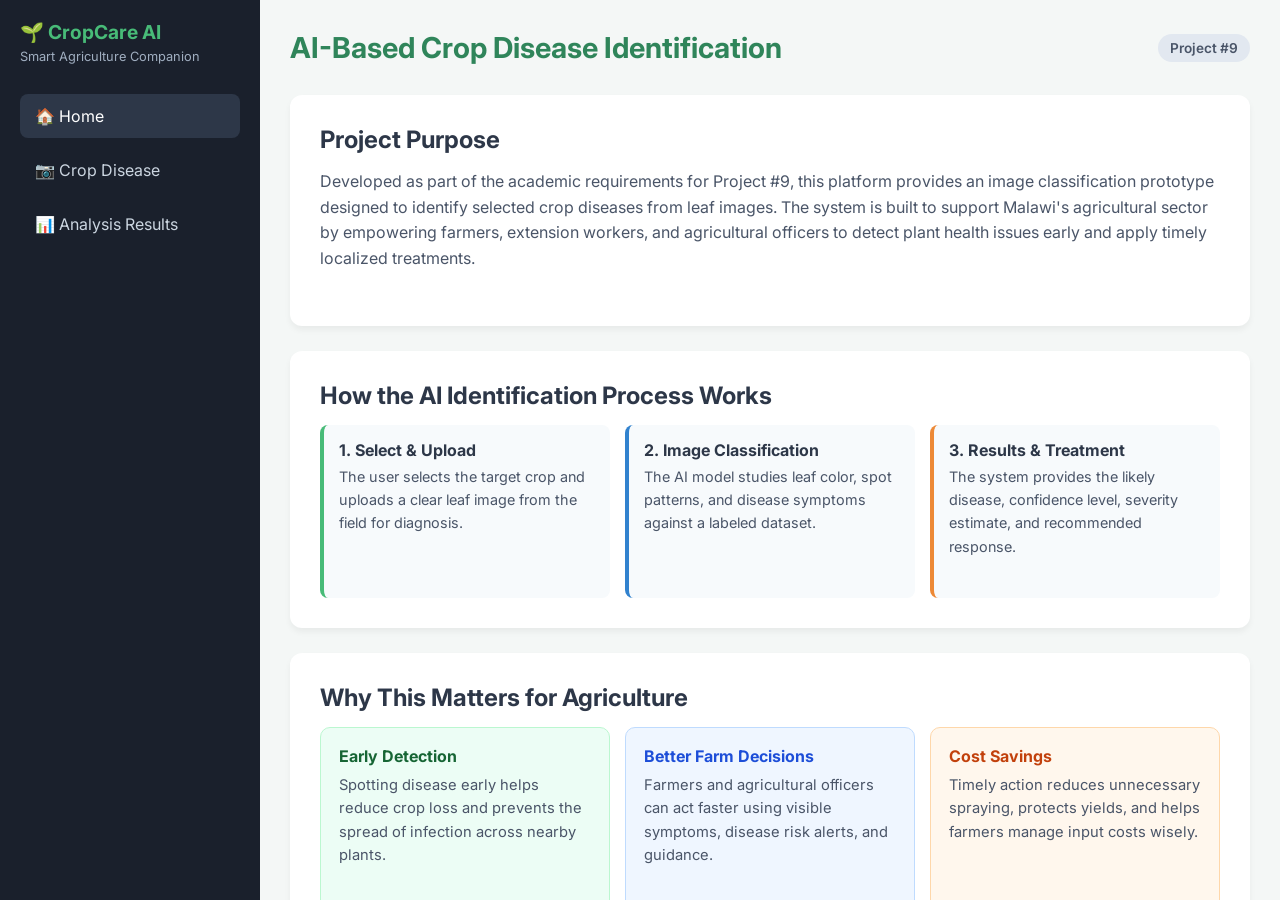
<file: Crop-Disease-Identification/index.html>
<!DOCTYPE html>
<html lang="en">
<head>
    <meta charset="UTF-8">
    <meta name="viewport" content="width=device-width, initial-scale=1.0">
    <title>CropCare AI - Home</title>
    <!-- Google Fonts: Inter -->
    <link rel="preconnect" href="https://fonts.googleapis.com">
    <link rel="preconnect" href="https://fonts.gstatic.com" crossorigin>
    <link href="https://fonts.googleapis.com/css2?family=Inter:wght@400;500;600;700&display=swap" rel="stylesheet">
    <link rel="stylesheet" href="style.css">
</head>
<body>
    <div class="app-container">
        <!-- Sidebar Navigation -->
        <aside class="sidebar">
            <div class="brand">
                <h2>🌱 CropCare AI</h2>
                <p>Smart Agriculture Companion</p>
            </div>
            <ul class="nav-links">
                <li><a href="index.html" class="active">🏠 Home</a></li>
                <li><a href="identify.html">📷 Crop Disease</a></li>
                <li><a href="results.html">📊 Analysis Results</a></li>
            </ul>
        </aside>

        <!-- Main Content Area -->
        <main class="main-content">
            <header class="topbar">
                <h1>AI-Based Crop Disease Identification</h1>
                <span class="badge">Project #9</span>
            </header>

            <!-- Project Purpose Card -->
            <section class="card intro-card" style="margin-bottom: 25px;">
                <h2>Project Purpose</h2>
                <p>Developed as part of the academic requirements for Project #9, this platform provides an image classification prototype designed to identify selected crop diseases from leaf images. The system is built to support Malawi's agricultural sector by empowering farmers, extension workers, and agricultural officers to detect plant health issues early and apply timely localized treatments.</p>
            </section>

            <!-- AI Identification Process Card -->
            <section class="card intro-card" style="margin-bottom: 25px;">
                <h2>How the AI Identification Process Works</h2>
                <div style="display: grid; grid-template-columns: repeat(auto-fit, minmax(200px, 1fr)); gap: 15px; margin-top: 15px;">
                    <div style="background: #f7fafc; padding: 15px; border-radius: 8px; border-left: 4px solid #48bb78;">
                        <h4 style="color: #2d3748; margin-bottom: 5px;">1. Select & Upload</h4>
                        <p style="font-size: 0.9rem; color: #4a5568;">The user selects the target crop and uploads a clear leaf image from the field for diagnosis.</p>
                    </div>
                    <div style="background: #f7fafc; padding: 15px; border-radius: 8px; border-left: 4px solid #3182ce;">
                        <h4 style="color: #2d3748; margin-bottom: 5px;">2. Image Classification</h4>
                        <p style="font-size: 0.9rem; color: #4a5568;">The AI model studies leaf color, spot patterns, and disease symptoms against a labeled dataset.</p>
                    </div>
                    <div style="background: #f7fafc; padding: 15px; border-radius: 8px; border-left: 4px solid #ed8936;">
                        <h4 style="color: #2d3748; margin-bottom: 5px;">3. Results & Treatment</h4>
                        <p style="font-size: 0.9rem; color: #4a5568;">The system provides the likely disease, confidence level, severity estimate, and recommended response.</p>
                    </div>
                </div>
            </section>

            <!-- Why this matters -->
            <section class="card intro-card" style="margin-bottom: 25px;">
                <h2>Why This Matters for Agriculture</h2>
                <div style="display: grid; grid-template-columns: repeat(auto-fit, minmax(220px, 1fr)); gap: 15px; margin-top: 15px;">
                    <div style="background: #ecfdf5; padding: 18px; border-radius: 10px; border: 1px solid #bbf7d0;">
                        <h4 style="color: #166534; margin-bottom: 8px;">Early Detection</h4>
                        <p style="font-size: 0.92rem; color: #4a5568;">Spotting disease early helps reduce crop loss and prevents the spread of infection across nearby plants.</p>
                    </div>
                    <div style="background: #eff6ff; padding: 18px; border-radius: 10px; border: 1px solid #bfdbfe;">
                        <h4 style="color: #1d4ed8; margin-bottom: 8px;">Better Farm Decisions</h4>
                        <p style="font-size: 0.92rem; color: #4a5568;">Farmers and agricultural officers can act faster using visible symptoms, disease risk alerts, and guidance.</p>
                    </div>
                    <div style="background: #fff7ed; padding: 18px; border-radius: 10px; border: 1px solid #fed7aa;">
                        <h4 style="color: #c2410c; margin-bottom: 8px;">Cost Savings</h4>
                        <p style="font-size: 0.92rem; color: #4a5568;">Timely action reduces unnecessary spraying, protects yields, and helps farmers manage input costs wisely.</p>
                    </div>
                    <div style="background: #fdf2f8; padding: 18px; border-radius: 10px; border: 1px solid #fbcfe8;">
                        <h4 style="color: #9d174d; margin-bottom: 8px;">Food Security</h4>
                        <p style="font-size: 0.92rem; color: #4a5568;">Healthy crops support stable production, income generation, and food availability in rural communities.</p>
                    </div>
                </div>
            </section>

            <!-- Practical features -->
            <section class="card intro-card" style="margin-bottom: 25px;">
                <h2>What the System Supports</h2>
                <div style="display: grid; grid-template-columns: 1.2fr 0.8fr; gap: 20px; align-items: start; margin-top: 15px;">
                    <ul style="list-style: none; padding: 0; margin: 0; display: grid; gap: 12px;">
                        <li style="padding: 12px 14px; background: #f8fafc; border-radius: 8px; border-left: 4px solid #22c55e; color: #2d3748;">✔️ Crop disease recognition from uploaded leaf images</li>
                        <li style="padding: 12px 14px; background: #f8fafc; border-radius: 8px; border-left: 4px solid #3b82f6; color: #2d3748;">✔️ Support for major crops such as maize, tobacco, tomato, tea, and cassava</li>
                        <li style="padding: 12px 14px; background: #f8fafc; border-radius: 8px; border-left: 4px solid #f59e0b; color: #2d3748;">✔️ Simple interface for farmers, extension workers, and agricultural officers</li>
                        <li style="padding: 12px 14px; background: #f8fafc; border-radius: 8px; border-left: 4px solid #ef4444; color: #2d3748;">✔️ Fast decision support for field diagnosis and treatment planning</li>
                    </ul>

                    <div style="background: linear-gradient(135deg, #e6fffa 0%, #f0fdf4 100%); padding: 20px; border-radius: 12px; border: 1px solid #a7f3d0;">
                        <h4 style="color: #065f46; margin-bottom: 10px;">Targeted Crops</h4>
                        <p style="font-size: 0.92rem; color: #374151; line-height: 1.8; margin: 0;">
                            Maize<br>
                            Tobacco<br>
                            Tomato<br>
                            Tea<br>
                            Cassava
                        </p>
                    </div>
                </div>
            </section>

            <!-- Navigation & GitHub Link -->
            <section class="card intro-card">
                <h2>Project Repository & Access</h2>
                <p style="margin-bottom: 15px;">Access the complete source code, documentation, and datasets hosted on GitHub as required by the submission guidelines.</p>
                <div class="project-links">
                    <a href="https://github.com/Tessy-123/Crop-Disease-Identification" target="_blank" class="btn-primary">📦 GitHub Repository</a>
                    <a href="identify.html" class="btn-secondary">Start Disease Identification &rarr;</a>
                </div>
            </section>
        </main>
    </div>
</body>
</html>
</file>
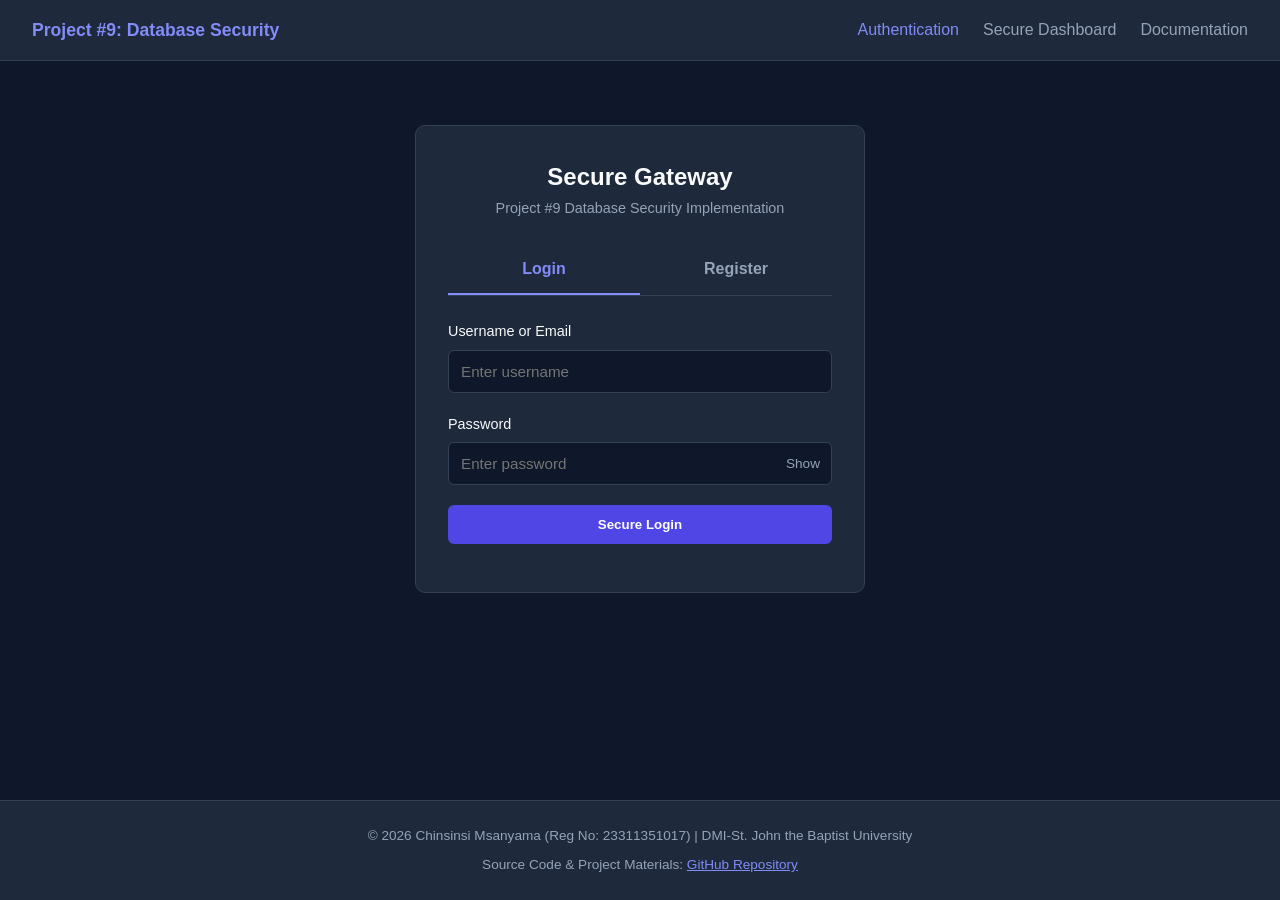
<file: database-security-implementation/index.html>
<!DOCTYPE html>
<html lang="en">
<head>
    <meta charset="UTF-8">
    <meta name="viewport" content="width=device-width, initial-scale=1.0">
    <title>Authentication | Database Security Project</title>
    <link rel="stylesheet" href="css/style.css">
    <style>
        .auth-container {
            max-width: 450px;
            margin: 2rem auto;
            background: var(--surface);
            border: 1px solid var(--border);
            padding: 2rem;
            border-radius: 10px;
        }
        .tabs {
            display: flex;
            margin-bottom: 1.5rem;
            border-bottom: 1px solid var(--border);
        }
        .tab {
            flex: 1;
            text-align: center;
            padding: 0.75rem;
            cursor: pointer;
            font-weight: 600;
            color: var(--text-light);
            border-bottom: 2px solid transparent;
        }
        .tab.active {
            color: #818cf8;
            border-bottom-color: #818cf8;
        }
        .form-group {
            margin-bottom: 1.25rem;
            position: relative;
        }
        .form-group label {
            display: block;
            margin-bottom: 0.4rem;
            font-size: 0.9rem;
            font-weight: 500;
        }
        .form-group input, .form-group select {
            width: 100%;
            padding: 0.75rem;
            background: #0f172a;
            border: 1px solid var(--border);
            border-radius: 6px;
            color: var(--text);
            font-size: 0.95rem;
        }
        .password-container {
            position: relative;
        }
        .toggle-password {
            position: absolute;
            right: 12px;
            top: 50%;
            transform: translateY(-50%);
            cursor: pointer;
            color: var(--text-light);
            font-size: 0.85rem;
            user-select: none;
        }
        .form-section { display: none; }
        .form-section.active { display: block; }
    </style>
</head>
<body>
    <header>
        <nav class="navbar">
            <div class="logo">Project #9: Database Security</div>
            <ul class="nav-links">
                <li><a href="index.html" class="active">Authentication</a></li>
                <li><a href="dashboard.html">Secure Dashboard</a></li>
                <li><a href="docs.html">Documentation</a></li>
            </ul>
        </nav>
    </header>

    <main class="container">
        <div class="auth-container">
            <div style="text-align: center; margin-bottom: 1.5rem;">
                <h2>Secure Gateway</h2>
                <p style="color: var(--text-light); font-size: 0.9rem;">Project #9 Database Security Implementation</p>
            </div>

            <div class="tabs">
                <div class="tab active" onclick="switchTab('login')">Login</div>
                <div class="tab" onclick="switchTab('register')">Register</div>
            </div>

            <!-- Login Form -->
            <form id="loginForm" class="form-section active">
                <div class="form-group">
                    <label for="loginUser">Username or Email</label>
                    <input type="text" id="loginUser" placeholder="Enter username" required>
                </div>
                <div class="form-group">
                    <label for="loginPass">Password</label>
                    <div class="password-container">
                        <input type="password" id="loginPass" placeholder="Enter password" required>
                        <span class="toggle-password" onclick="togglePass('loginPass', this)">Show</span>
                    </div>
                </div>
                <button type="submit" class="btn primary" style="width: 100%;">Secure Login</button>
                <div id="loginStatus" style="margin-top: 1rem; font-size: 0.9rem; text-align: center;"></div>
            </form>

            <!-- Register Form -->
            <form id="registerForm" class="form-section">
                <div class="form-group">
                    <label for="regUser">Username</label>
                    <input type="text" id="regUser" placeholder="Choose a username" required>
                </div>
                <div class="form-group">
                    <label for="regRole">Access Privilege</label>
                    <select id="regRole">
                        <option value="user">Standard User</option>
                        <option value="admin">Administrator</option>
                    </select>
                </div>
                <div class="form-group">
                    <label for="regPass">Password</label>
                    <div class="password-container">
                        <input type="password" id="regPass" placeholder="Create password" required>
                        <span class="toggle-password" onclick="togglePass('regPass', this)">Show</span>
                    </div>
                </div>
                <div class="form-group">
                    <label for="regConfirmPass">Confirm Password</label>
                    <div class="password-container">
                        <input type="password" id="regConfirmPass" placeholder="Confirm password" required>
                        <span class="toggle-password" onclick="togglePass('regConfirmPass', this)">Show</span>
                    </div>
                </div>
                <button type="submit" class="btn primary" style="width: 100%;">Register Account</button>
                <div id="regStatus" style="margin-top: 1rem; font-size: 0.9rem; text-align: center;"></div>
            </form>
        </div>
    </main>

    <footer>
        <p>&copy; 2026 Chinsinsi Msanyama (Reg No: 23311351017) | DMI-St. John the Baptist University</p>
        <p style="margin-top: 0.5rem; font-size: 0.85rem;">
            Source Code & Project Materials: 
            <a href="https://github.com/Tessy-123/database-security-implementation" target="_blank" style="color: #818cf8;">GitHub Repository</a>
        </p>
    </footer>

    <script>
        function switchTab(tab) {
            document.querySelectorAll('.tab').forEach(t => t.classList.remove('active'));
            document.querySelectorAll('.form-section').forEach(f => f.classList.remove('active'));
            if(tab === 'login') {
                document.querySelectorAll('.tab')[0].classList.add('active');
                document.getElementById('loginForm').classList.add('active');
            } else {
                document.querySelectorAll('.tab')[1].classList.add('active');
                document.getElementById('registerForm').classList.add('active');
            }
        }

        function togglePass(fieldId, el) {
            const input = document.getElementById(fieldId);
            if (input.type === 'password') {
                input.type = 'text';
                el.textContent = 'Hide';
            } else {
                input.type = 'password';
                el.textContent = 'Show';
            }
        }

        // Handle Registration & Login Logic
        document.getElementById('registerForm').addEventListener('submit', (e) => {
            e.preventDefault();
            const user = document.getElementById('regUser').value.trim();
            const role = document.getElementById('regRole').value;
            const pass = document.getElementById('regPass').value;
            const confirmPass = document.getElementById('regConfirmPass').value;
            const status = document.getElementById('regStatus');

            if (pass !== confirmPass) {
                status.innerHTML = `<span style="color: var(--danger);">Passwords do not match!</span>`;
                return;
            }

            localStorage.setItem('registeredUser', JSON.stringify({ user, pass, role }));
            status.innerHTML = `<span style="color: var(--success);">Registration successful! You can now log in.</span>`;
            setTimeout(() => switchTab('login'), 1500);
        });

        document.getElementById('loginForm').addEventListener('submit', (e) => {
            e.preventDefault();
            const user = document.getElementById('loginUser').value.trim();
            const pass = document.getElementById('loginPass').value;
            const status = document.getElementById('loginStatus');

            const saved = JSON.parse(localStorage.getItem('registeredUser'));
            if (saved && saved.user === user && saved.pass === pass) {
                sessionStorage.setItem('secureSession', JSON.stringify({ user: saved.user, role: saved.role }));
                status.innerHTML = `<span style="color: var(--success);">Login successful! Redirecting to Dashboard...</span>`;
                setTimeout(() => window.location.href = 'dashboard.html', 1200);
            } else if (user === 'admin' && pass === 'admin123') {
                sessionStorage.setItem('secureSession', JSON.stringify({ user: 'admin', role: 'admin' }));
                status.innerHTML = `<span style="color: var(--success);">Admin Login successful! Redirecting...</span>`;
                setTimeout(() => window.location.href = 'dashboard.html', 1200);
            } else {
                status.innerHTML = `<span style="color: var(--danger);">Invalid credentials or unregistered user.</span>`;
            }
        });
    </script>
</body>
</html>
</file>
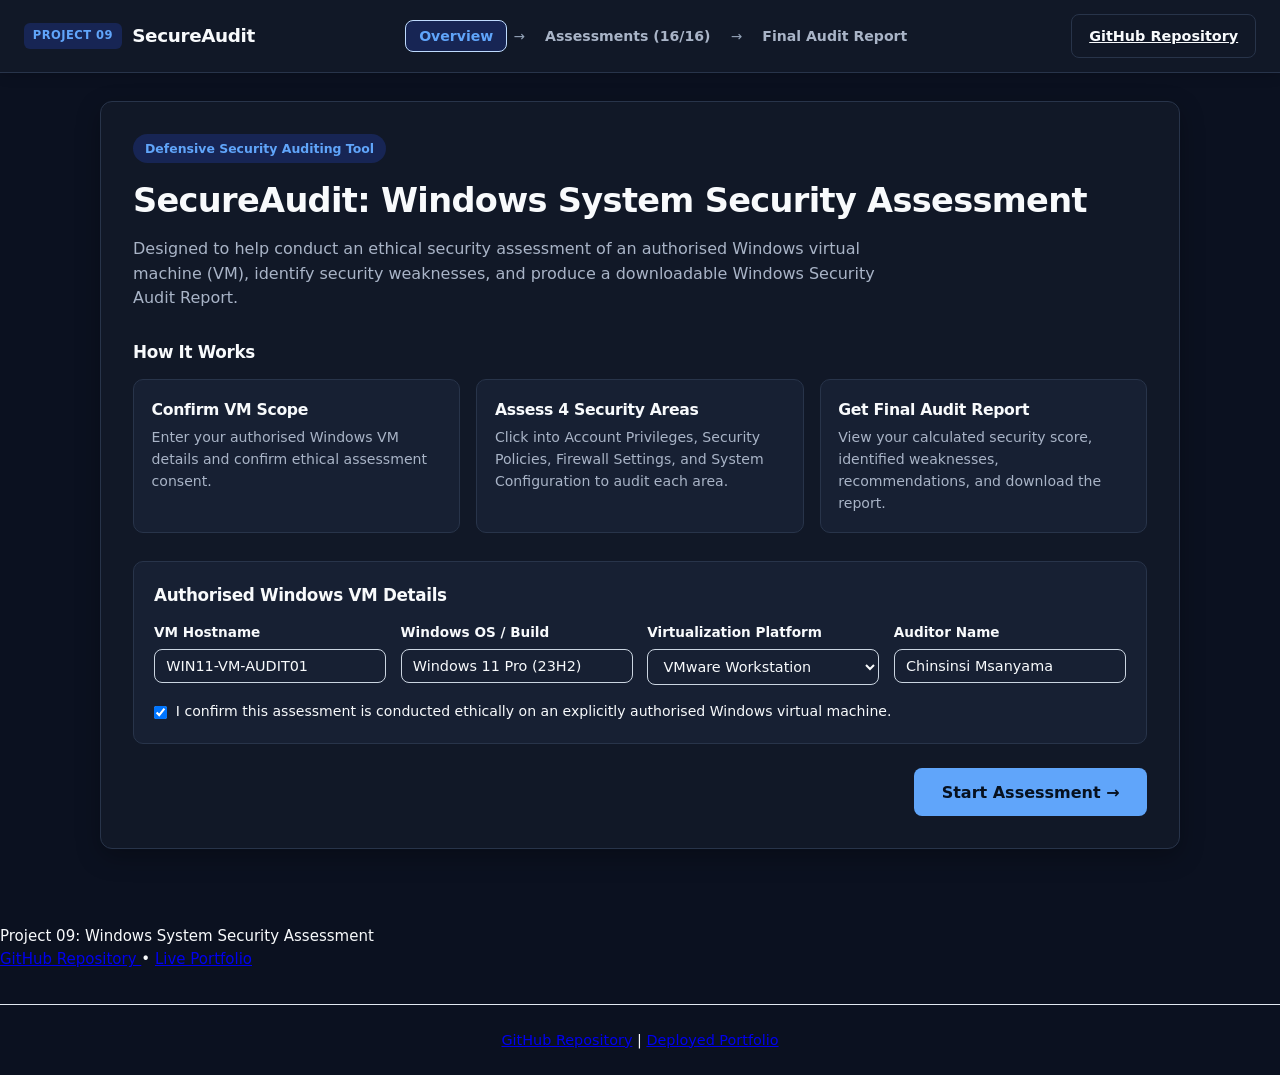
<file: SecureAudit-Windows-VM/index.html>
<!DOCTYPE html>
<html lang="en">
<head>
  <meta charset="UTF-8" />
  <meta name="viewport" content="width=device-width, initial-scale=1.0" />
  <title>SecureAudit — Windows System Security Assessment</title>
  <link rel="stylesheet" href="style.css" />
</head>
<body>

  <!-- Top Navigation Header -->
  <header class="topbar">
    <div class="brand" onclick="navigateTo('landing')">
      <span class="brand-badge">PROJECT 09</span>
      <h1>SecureAudit</h1>
    </div>

    <nav class="stepper" aria-label="Assessment Progress">
      <button id="nav-landing" class="step-btn active" onclick="navigateTo('landing')">
        Overview
      </button>
      <span class="step-arrow">&rarr;</span>
      <button id="nav-hub" class="step-btn" onclick="navigateTo('hub')">
        Assessments (<span id="global-progress">0/16</span>)
      </button>
      <span class="step-arrow">&rarr;</span>
      <button id="nav-report" class="step-btn" onclick="navigateTo('report')">
        Final Audit Report
      </button>
    </nav>

    <a
      href="https://github.com/Tessy-123/SecureAudit-Windows-VM"
      target="_blank"
      rel="noopener noreferrer"
      class="btn-secondary"
    >
      GitHub Repository
    </a>
  </header>

  <main class="container">

    <!-- =========================================================
         PAGE 1: LANDING / OVERVIEW & START ASSESSMENT
    ========================================================== -->
    <section id="page-landing" class="page active">
      <div class="hero-card">
        <span class="pill">Defensive Security Auditing Tool</span>
        <h2>SecureAudit: Windows System Security Assessment</h2>
        <p class="hero-desc">
          Designed to help conduct an ethical security assessment of an authorised Windows virtual
          machine (VM), identify security weaknesses, and produce a downloadable Windows Security
          Audit Report.
        </p>

        <!-- Brief Explanation of How It Works -->
        <div class="how-it-works">
          <h3>How It Works</h3>
          <div class="steps-grid">
            <div class="info-card">
              <h4>Confirm VM Scope</h4>
              <p>Enter your authorised Windows VM details and confirm ethical assessment consent.</p>
            </div>
            <div class="info-card">
              <h4>Assess 4 Security Areas</h4>
              <p>Click into Account Privileges, Security Policies, Firewall Settings, and System Configuration to audit each area.</p>
            </div>
            <div class="info-card">
              <h4>Get Final Audit Report</h4>
              <p>View your calculated security score, identified weaknesses, recommendations, and download the report.</p>
            </div>
          </div>
        </div>

        <!-- Target VM Details & Authorisation -->
        <div class="vm-setup-box">
          <h3>Authorised Windows VM Details</h3>
          <div class="form-grid">
            <label>
              <span>VM Hostname</span>
              <input type="text" id="vm-hostname" value="WIN11-VM-AUDIT01" />
            </label>
            <label>
              <span>Windows OS / Build</span>
              <input type="text" id="vm-os" value="Windows 11 Pro (23H2)" />
            </label>
            <label>
              <span>Virtualization Platform</span>
              <select id="vm-hypervisor">
                <option value="VMware Workstation">VMware Workstation</option>
                <option value="Oracle VirtualBox">Oracle VirtualBox</option>
                <option value="Microsoft Hyper-V">Microsoft Hyper-V</option>
              </select>
            </label>
            <label>
              <span>Auditor Name</span>
              <input type="text" id="vm-assessor" value="Chinsinsi Msanyama" />
            </label>
          </div>

          <label class="consent-check">
            <input type="checkbox" id="auth-consent" checked />
            <span>I confirm this assessment is conducted ethically on an explicitly authorised Windows virtual machine.</span>
          </label>
          <p id="consent-error" class="error-msg hidden">
            Please confirm authorisation before starting the assessment.
          </p>
        </div>

        <div class="hero-actions">
          <button class="btn-primary btn-lg" onclick="startAssessment()">
            Start Assessment &rarr;
          </button>
        </div>
      </div>
    </section>

    <!-- =========================================================
         PAGE 2A: THE FOUR REAL ASSESSMENTS HUB
    ========================================================== -->
    <section id="page-hub" class="page">
      <div class="section-header">
        <div>
          <span class="pill">Four Security Assessments</span>
          <h2>Windows VM Security Assessments</h2>
          <p>Click any assessment card below to open its dedicated assessment workspace.</p>
        </div>
        <div class="hub-actions">
          <button class="btn-secondary" onclick="loadSampleBaseline('unhardened')">Load Sample Weak VM</button>
          <button class="btn-primary" onclick="navigateTo('report')">Final Audit Report &rarr;</button>
        </div>
      </div>

      <div id="domains-grid" class="domains-grid">
        <!-- Rendered dynamically by app.js -->
      </div>
    </section>

    <!-- =========================================================
         PAGE 2B: DEDICATED ASSESSMENT WORKSPACE (WHERE EACH IS DONE)
    ========================================================== -->
    <section id="page-workspace" class="page">
      <div class="workspace-nav">
        <button class="btn-secondary" onclick="navigateTo('hub')">&larr; All Four Assessments</button>
        <div id="workspace-pills" class="domain-switcher"></div>
      </div>

      <div id="workspace-content" class="workspace-card">
        <!-- Rendered dynamically by app.js -->
      </div>
    </section>

    <!-- =========================================================
         PAGE 3: FINAL WINDOWS SECURITY AUDIT REPORT
    ========================================================== -->
    <section id="page-report" class="page">
      <div id="report-content">
        <!-- Rendered dynamically by app.js -->
      </div>
    </section>

  </main>

  <footer class="site-footer">
    <span>Project 09: Windows System Security Assessment</span>
    <div>
      <a href="https://github.com/Tessy-123/SecureAudit-Windows-VM" target="_blank" rel="noopener noreferrer">
        GitHub Repository
      </a>
      &bull;
      <a href="https://Tessy-123.github.io/SecureAudit-Windows-VM/" target="_blank" rel="noopener noreferrer">
        Live Portfolio
      </a>
    </div>
  </footer>
  <footer style="text-align: center; padding: 1.5rem; margin-top: 2rem; border-top: 1px solid #e2e8f0; font-size: 0.9rem;">
    <a href="https://github.com/Tessy-123/SecureAudit-Windows-VM" target="_blank" rel="noopener noreferrer">GitHub Repository</a>
    |
    <a href="https://Tessy-123.github.io/SecureAudit-Windows-VM/" target="_blank" rel="noopener noreferrer">Deployed Portfolio</a>
  </footer>

  <script src="app.js"></script>
</body>
</html>
</file>
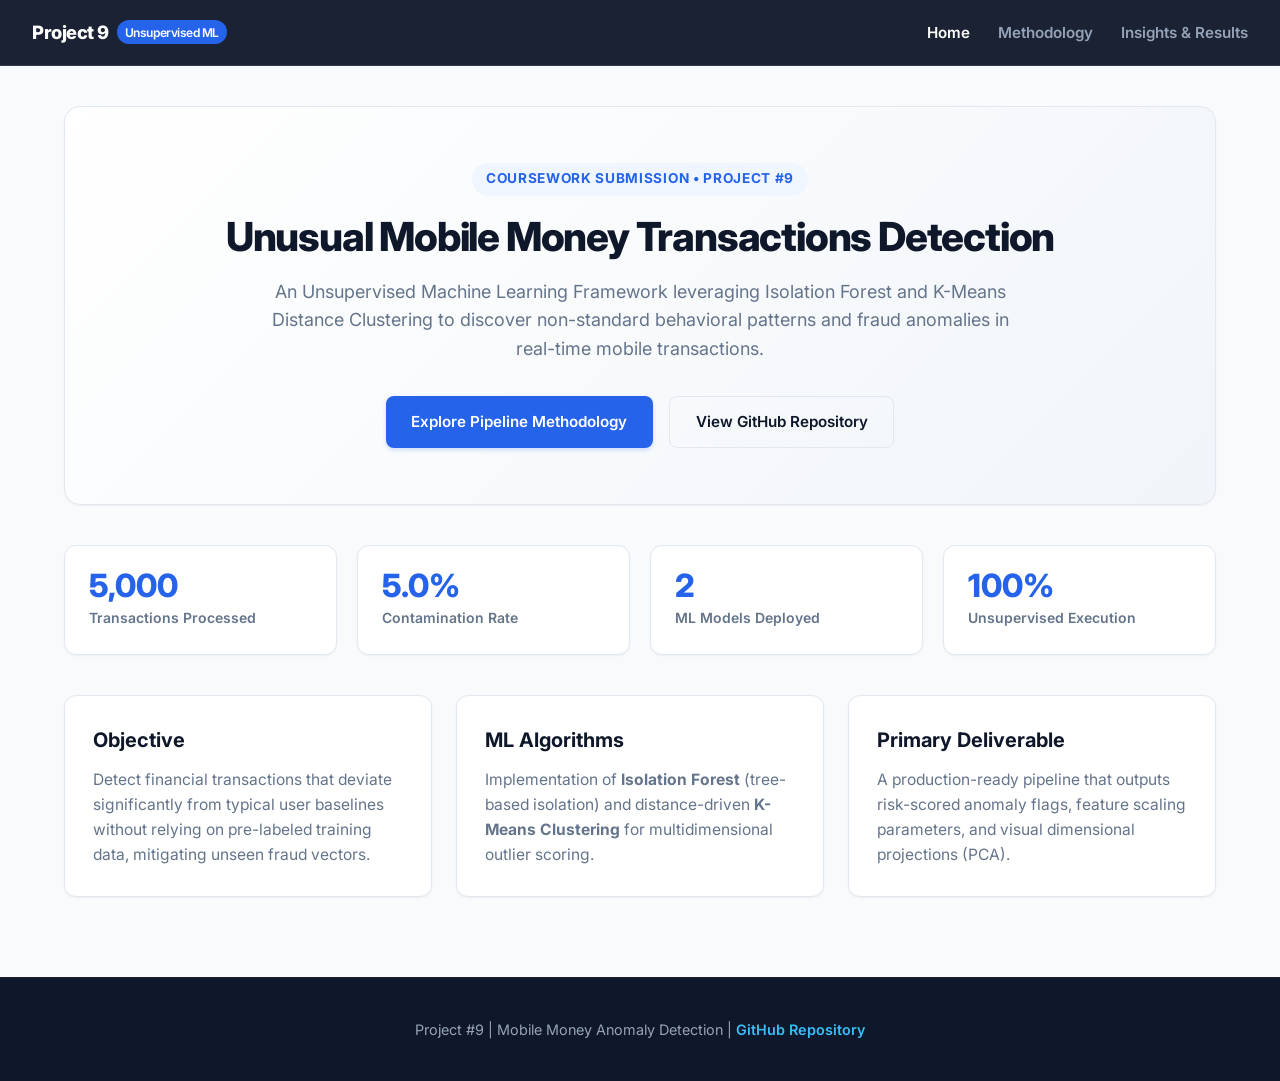
<file: unusual-mobile-money-transactions/index.html>
<!DOCTYPE html>
<html lang="en">
<head>
  <meta charset="UTF-8">
  <meta name="viewport" content="width=device-width, initial-scale=1.0">
  <title>Mobile Money Anomaly Detection | Project Portfolio</title>
  <link rel="stylesheet" href="styles.css">
</head>
<body>
  <nav>
    <div class="logo">
      <span>Project 9</span>
      <span class="badge">Unsupervised ML</span>
    </div>
    <ul>
      <li><a href="index.html" class="active">Home</a></li>
      <li><a href="methodology.html">Methodology</a></li>
      <li><a href="insights.html">Insights & Results</a></li>
    </ul>
  </nav>

  <div class="container">
    <section class="hero">
      <span class="meta-tag">Coursework Submission • Project #9</span>
      <h1>Unusual Mobile Money Transactions Detection</h1>
      <p>An Unsupervised Machine Learning Framework leveraging Isolation Forest and K-Means Distance Clustering to discover non-standard behavioral patterns and fraud anomalies in real-time mobile transactions.</p>
      <div class="btn-group">
        <a href="methodology.html" class="btn">Explore Pipeline Methodology</a>
        <a href="https://github.com/Tessy-123/unusual-mobile-money-transactions" target="_blank" class="btn btn-outline">View GitHub Repository</a>
      </div>
    </section>

    <div class="stats-grid">
      <div class="stat-card">
        <div class="number">5,000</div>
        <div class="label">Transactions Processed</div>
      </div>
      <div class="stat-card">
        <div class="number">5.0%</div>
        <div class="label">Contamination Rate</div>
      </div>
      <div class="stat-card">
        <div class="number">2</div>
        <div class="label">ML Models Deployed</div>
      </div>
      <div class="stat-card">
        <div class="number">100%</div>
        <div class="label">Unsupervised Execution</div>
      </div>
    </div>

    <div class="grid">
      <div class="card">
        <h3>Objective</h3>
        <p>Detect financial transactions that deviate significantly from typical user baselines without relying on pre-labeled training data, mitigating unseen fraud vectors.</p>
      </div>
      <div class="card">
        <h3>ML Algorithms</h3>
        <p>Implementation of <strong>Isolation Forest</strong> (tree-based isolation) and distance-driven <strong>K-Means Clustering</strong> for multidimensional outlier scoring.</p>
      </div>
      <div class="card">
        <h3>Primary Deliverable</h3>
        <p>A production-ready pipeline that outputs risk-scored anomaly flags, feature scaling parameters, and visual dimensional projections (PCA).</p>
      </div>
    </div>
  </div>

  <footer>
    <p>Project #9 | Mobile Money Anomaly Detection | <a href="https://github.com/Tessy-123/unusual-mobile-money-transactions" target="_blank">GitHub Repository</a></p>
  </footer>
</body>
</html>
</file>
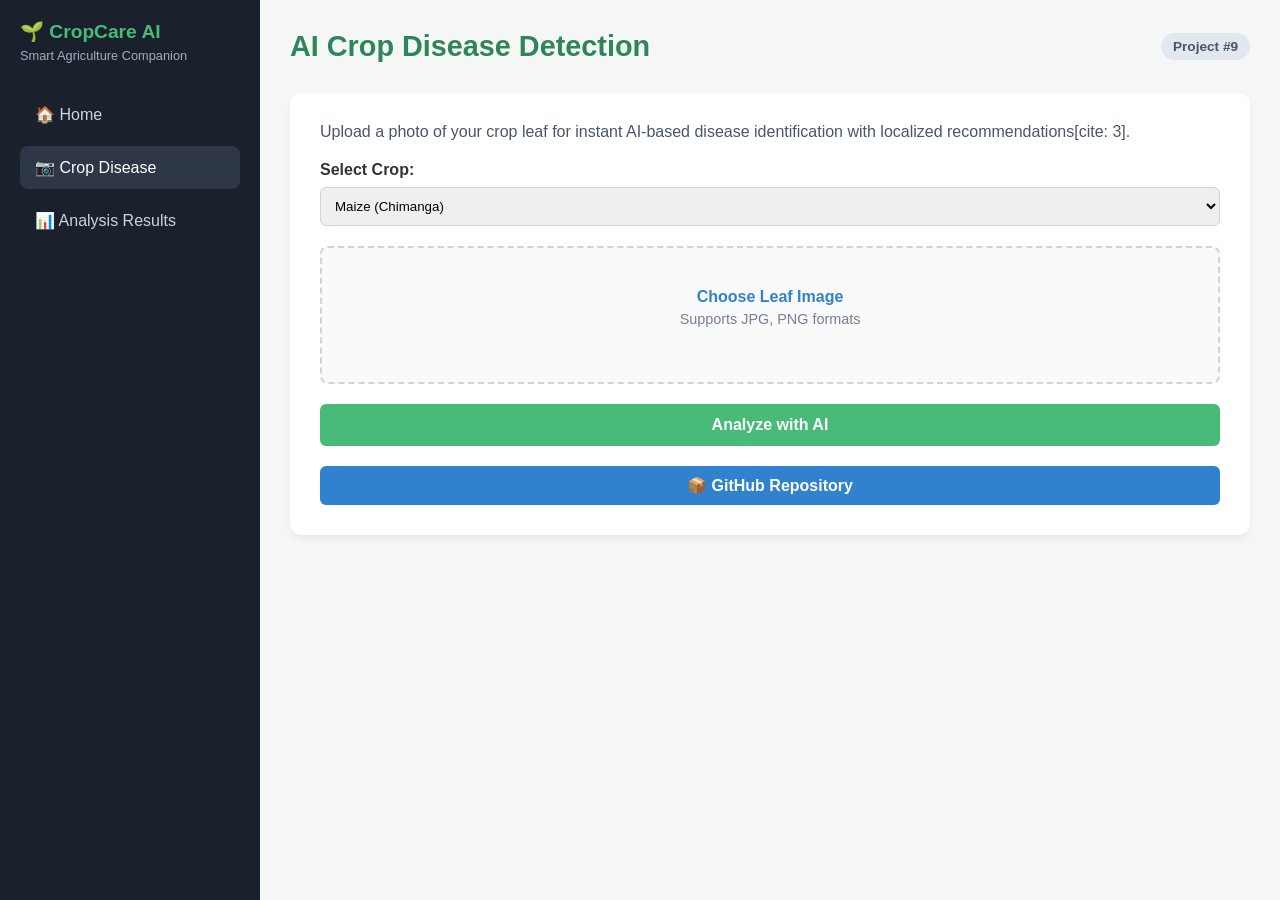
<file: Crop-Disease-Identification/identify.html>
<!DOCTYPE html>
<html lang="en">
<head>
    <meta charset="UTF-8">
    <meta name="viewport" content="width=device-width, initial-scale=1.0">
    <title>CropCare AI - Identify Disease</title>
    <link rel="stylesheet" href="style.css">
</head>
<body>
    <div class="app-container">
        <!-- Sidebar Navigation -->
        <aside class="sidebar">
            <div class="brand">
                <h2>🌱 CropCare AI</h2>
                <p>Smart Agriculture Companion</p>
            </div>
            <ul class="nav-links">
                <li><a href="index.html">🏠 Home</a></li>
                <li><a href="identify.html" class="active">📷 Crop Disease</a></li>
                <li><a href="results.html">📊 Analysis Results</a></li>
            </ul>
        </aside>

        <!-- Main Content Area -->
        <main class="main-content">
            <header class="topbar">
                <h1>AI Crop Disease Detection</h1>
                <span class="badge">Project #9</span>
            </header>

            <section class="card">
                <p style="margin-bottom: 20px; color: #4a5568;">Upload a photo of your crop leaf for instant AI-based disease identification with localized recommendations[cite: 3].</p>
                
                <form id="uploadForm" action="results.html" method="GET">
                    <div class="form-group" style="margin-bottom: 20px;">
                        <label for="cropSelect" style="display: block; margin-bottom: 8px; font-weight: 600;">Select Crop:</label>
                        <select id="cropSelect" name="crop" style="width: 100%; padding: 10px; border-radius: 6px; border: 1px solid #cbd5e0;">
                            <option value="maize">Maize (Chimanga)</option>
                            <option value="tobacco">Tobacco</option>
                            <option value="tomato">Tomato</option>
                            <option value="tea">Tea</option>
                            <option value="cassava">Cassava (MaTchombe)</option>
                        </select>
                    </div>

                    <div class="upload-box" style="border: 2px dashed #cbd5e0; padding: 40px; text-align: center; border-radius: 8px; margin-bottom: 20px; background: #fafafa;">
                        <input type="file" id="leafImage" accept="image/*" style="display: none;" onchange="previewFile()">
                        <label for="leafImage" style="cursor: pointer; color: #3182ce; font-weight: 600;">Choose Leaf Image</label>
                        <p style="color: #718096; margin-top: 5px; font-size: 0.9rem;">Supports JPG, PNG formats</p>
                        <div id="imagePreview" style="margin-top: 15px;"></div>
                    </div>

                    <button type="submit" class="btn-secondary" style="width: 100%; border: none; cursor: pointer; padding: 12px; font-size: 1rem;">Analyze with AI</button>
                </form>

                <div style="margin-top: 20px;">
                    <a href="https://github.com/Tessy-123/Crop-Disease-Identification" target="_blank" class="btn-primary" style="display: inline-block; text-align: center; width: 100%;">📦 GitHub Repository</a>
                </div>
            </section>
        </main>
    </div>

    <script>
        function previewFile() {
            const preview = document.getElementById('imagePreview');
            const file = document.getElementById('leafImage').files[0];
            const reader = new FileReader();

            reader.onloadend = function() {
                preview.innerHTML = `<img src="${reader.result}" alt="Uploaded Leaf" style="max-height: 150px; border-radius: 6px;">`;
            }

            if (file) {
                reader.readAsDataURL(file);
            } else {
                preview.innerHTML = "";
            }
        }
    </script>
</body>
</html>
</file>
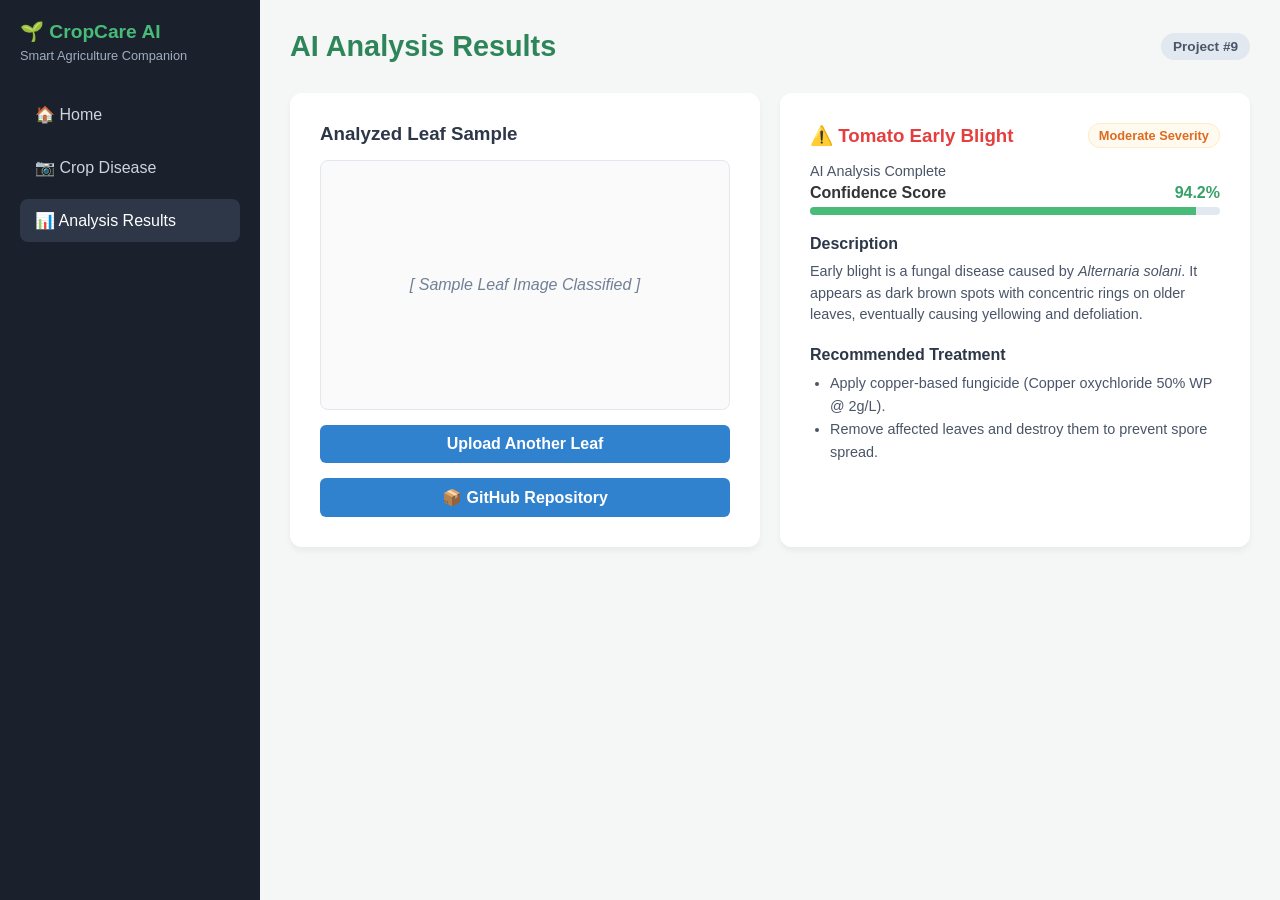
<file: Crop-Disease-Identification/results.html>
<!DOCTYPE html>
<html lang="en">
<head>
    <meta charset="UTF-8">
    <meta name="viewport" content="width=device-width, initial-scale=1.0">
    <title>CropCare AI - Analysis Results</title>
    <link rel="stylesheet" href="style.css">
</head>
<body>
    <div class="app-container">
        <!-- Sidebar Navigation -->
        <aside class="sidebar">
            <div class="brand">
                <h2>🌱 CropCare AI</h2>
                <p>Smart Agriculture Companion</p>
            </div>
            <ul class="nav-links">
                <li><a href="index.html">🏠 Home</a></li>
                <li><a href="identify.html">📷 Crop Disease</a></li>
                <li><a href="results.html" class="active">📊 Analysis Results</a></li>
            </ul>
        </aside>

        <!-- Main Content Area -->
        <main class="main-content">
            <header class="topbar">
                <h1>AI Analysis Results</h1>
                <span class="badge">Project #9</span>
            </header>

            <div class="results-grid" style="display: grid; grid-template-columns: 1fr 1fr; gap: 20px;">
                <!-- Left: Uploaded Image Preview Box -->
                <section class="card">
                    <h3 style="margin-bottom: 15px; color: #2d3748;">Analyzed Leaf Sample</h3>
                    <div style="background: #fafafa; border: 1px solid #e2e8f0; border-radius: 8px; padding: 20px; text-align: center; height: 250px; display: flex; align-items: center; justify-content: center;">
                        <!-- Placeholder reflecting typical sample output -->
                        <p style="color: #718096; font-style: italic;">[ Sample Leaf Image Classified ]</p>
                    </div>
                    <div style="margin-top: 15px;">
                        <a href="identify.html" class="btn-primary" style="display: inline-block; text-align: center; width: 100%;">Upload Another Leaf</a>
                    </div>
                    <div style="margin-top: 15px;">
                        <a href="https://github.com/Tessy-123/Crop-Disease-Identification" target="_blank" class="btn-primary" style="display: inline-block; text-align: center; width: 100%;">📦 GitHub Repository</a>
                    </div>
                </section>

                <!-- Right: Prediction Details -->
                <section class="card">
                    <div style="display: flex; justify-content: space-between; align-items: center; margin-bottom: 15px;">
                        <h3 style="color: #e53e3e;">⚠️ Tomato Early Blight</h3>
                        <span style="background: #fffaf0; color: #dd6b20; border: 1px solid #feebc8; padding: 4px 10px; border-radius: 12px; font-size: 0.8rem; font-weight: 600;">Moderate Severity</span>
                    </div>

                    <div style="margin-bottom: 20px;">
                        <p style="font-size: 0.9rem; color: #4a5568; margin-bottom: 5px;">AI Analysis Complete</p>
                        <div style="display: flex; justify-content: space-between; font-weight: 600; margin-bottom: 5px;">
                            <span>Confidence Score</span>
                            <span style="color: #38a169;">94.2%</span>
                        </div>
                        <div style="background: #e2e8f0; height: 8px; border-radius: 4px; overflow: hidden;">
                            <div style="background: #48bb78; width: 94.2%; height: 100%;"></div>
                        </div>
                    </div>

                    <div style="margin-bottom: 20px;">
                        <h4 style="font-size: 1rem; color: #2d3748; margin-bottom: 8px;">Description</h4>
                        <p style="font-size: 0.9rem; color: #4a5568; line-height: 1.5;">Early blight is a fungal disease caused by <em>Alternaria solani</em>. It appears as dark brown spots with concentric rings on older leaves, eventually causing yellowing and defoliation.</p>
                    </div>

                    <div>
                        <h4 style="font-size: 1rem; color: #2d3748; margin-bottom: 8px;">Recommended Treatment</h4>
                        <ul style="font-size: 0.9rem; color: #4a5568; padding-left: 20px; line-height: 1.6;">
                            <li>Apply copper-based fungicide (Copper oxychloride 50% WP @ 2g/L).</li>
                            <li>Remove affected leaves and destroy them to prevent spore spread.</li>
                        </ul>
                    </div>
                </section>
            </div>
        </main>
    </div>
</body>
</html>
</file>
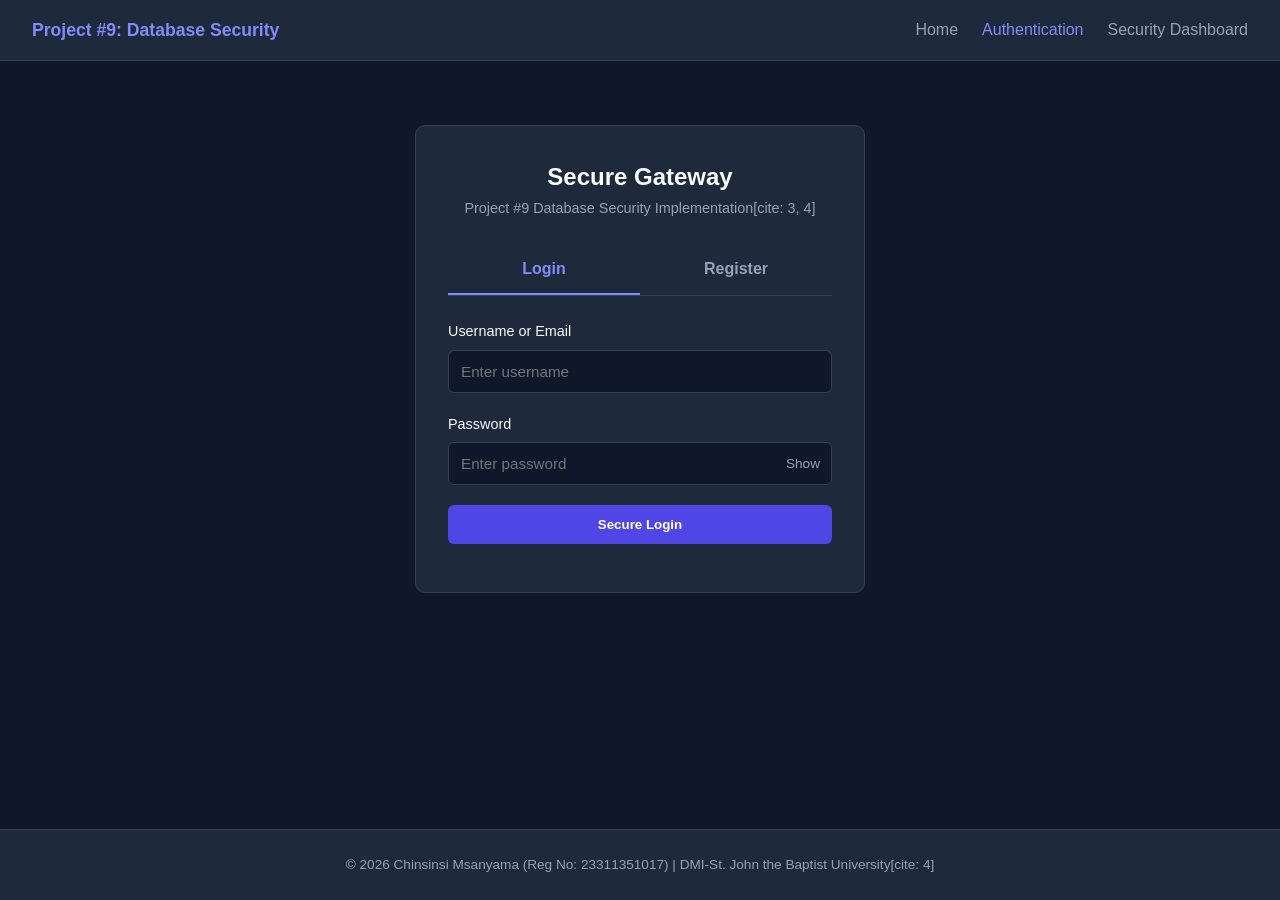
<file: database-security-implementation/auth.html>
<!DOCTYPE html>
<html lang="en">
<head>
    <meta charset="UTF-8">
    <meta name="viewport" content="width=device-width, initial-scale=1.0">
    <title>Authentication | Database Security Project</title>
    <link rel="stylesheet" href="css/style.css">
    <style>
        .auth-container {
            max-width: 450px;
            margin: 2rem auto;
            background: var(--surface);
            border: 1px solid var(--border);
            padding: 2rem;
            border-radius: 10px;
        }
        .tabs {
            display: flex;
            margin-bottom: 1.5rem;
            border-bottom: 1px solid var(--border);
        }
        .tab {
            flex: 1;
            text-align: center;
            padding: 0.75rem;
            cursor: pointer;
            font-weight: 600;
            color: var(--text-light);
            border-bottom: 2px solid transparent;
        }
        .tab.active {
            color: #818cf8;
            border-bottom-color: #818cf8;
        }
        .form-group {
            margin-bottom: 1.25rem;
            position: relative;
        }
        .form-group label {
            display: block;
            margin-bottom: 0.4rem;
            font-size: 0.9rem;
            font-weight: 500;
        }
        .form-group input, .form-group select {
            width: 100%;
            padding: 0.75rem;
            background: #0f172a;
            border: 1px solid var(--border);
            border-radius: 6px;
            color: var(--text);
            font-size: 0.95rem;
        }
        .password-container {
            position: relative;
        }
        .toggle-password {
            position: absolute;
            right: 12px;
            top: 50%;
            transform: translateY(-50%);
            cursor: pointer;
            color: var(--text-light);
            font-size: 0.85rem;
            user-select: none;
        }
        .form-section { display: none; }
        .form-section.active { display: block; }
    </style>
</head>
<body>
    <header>
        <nav class="navbar">
            <div class="logo">Project #9: Database Security</div>
            <ul class="nav-links">
                <li><a href="index.html">Home</a></li>
                <li><a href="auth.html" class="active">Authentication</a></li>
                <li><a href="dashboard.html">Security Dashboard</a></li>
            </ul>
        </nav>
    </header>

    <main class="container">
        <div class="auth-container">
            <div style="text-align: center; margin-bottom: 1.5rem;">
                <h2>Secure Gateway</h2>
                <p style="color: var(--text-light); font-size: 0.9rem;">Project #9 Database Security Implementation[cite: 3, 4]</p>
            </div>

            <div class="tabs">
                <div class="tab active" onclick="switchTab('login')">Login</div>
                <div class="tab" onclick="switchTab('register')">Register</div>
            </div>

            <!-- Login Form -->
            <form id="loginForm" class="form-section active">
                <div class="form-group">
                    <label for="loginUser">Username or Email</label>
                    <input type="text" id="loginUser" placeholder="Enter username" required>
                </div>
                <div class="form-group">
                    <label for="loginPass">Password</label>
                    <div class="password-container">
                        <input type="password" id="loginPass" placeholder="Enter password" required>
                        <span class="toggle-password" onclick="togglePass('loginPass', this)">Show</span>
                    </div>
                </div>
                <button type="submit" class="btn primary" style="width: 100%;">Secure Login</button>
                <div id="loginStatus" style="margin-top: 1rem; font-size: 0.9rem; text-align: center;"></div>
            </form>

            <!-- Register Form -->
            <form id="registerForm" class="form-section">
                <div class="form-group">
                    <label for="regUser">Username</label>
                    <input type="text" id="regUser" placeholder="Choose a username" required>
                </div>
                <div class="form-group">
                    <label for="regRole">Access Privilege</label>
                    <select id="regRole">
                        <option value="user">Standard User</option>
                        <option value="admin">Administrator</option>
                    </select>
                </div>
                <div class="form-group">
                    <label for="regPass">Password</label>
                    <div class="password-container">
                        <input type="password" id="regPass" placeholder="Create password" required>
                        <span class="toggle-password" onclick="togglePass('regPass', this)">Show</span>
                    </div>
                </div>
                <div class="form-group">
                    <label for="regConfirmPass">Confirm Password</label>
                    <div class="password-container">
                        <input type="password" id="regConfirmPass" placeholder="Confirm password" required>
                        <span class="toggle-password" onclick="togglePass('regConfirmPass', this)">Show</span>
                    </div>
                </div>
                <button type="submit" class="btn primary" style="width: 100%;">Register Account</button>
                <div id="regStatus" style="margin-top: 1rem; font-size: 0.9rem; text-align: center;"></div>
            </form>
        </div>
    </main>

    <footer>
        <p>&copy; 2026 Chinsinsi Msanyama (Reg No: 23311351017) | DMI-St. John the Baptist University[cite: 4]</p>
    </footer>

    <script>
        function switchTab(tab) {
            document.querySelectorAll('.tab').forEach(t => t.classList.remove('active'));
            document.querySelectorAll('.form-section').forEach(f => f.classList.remove('active'));
            if(tab === 'login') {
                document.querySelectorAll('.tab')[0].classList.add('active');
                document.getElementById('loginForm').classList.add('active');
            } else {
                document.querySelectorAll('.tab')[1].classList.add('active');
                document.getElementById('registerForm').classList.add('active');
            }
        }

        function togglePass(fieldId, el) {
            const input = document.getElementById(fieldId);
            if (input.type === 'password') {
                input.type = 'text';
                el.textContent = 'Hide';
            } else {
                input.type = 'password';
                el.textContent = 'Show';
            }
        }

        document.getElementById('registerForm').addEventListener('submit', (e) => {
            e.preventDefault();
            const user = document.getElementById('regUser').value.trim();
            const role = document.getElementById('regRole').value;
            const pass = document.getElementById('regPass').value;
            const confirmPass = document.getElementById('regConfirmPass').value;
            const status = document.getElementById('regStatus');

            if (pass !== confirmPass) {
                status.innerHTML = `<span style="color: var(--danger);">Passwords do not match!</span>`;
                return;
            }

            localStorage.setItem('registeredUser', JSON.stringify({ user, pass, role }));
            status.innerHTML = `<span style="color: var(--success);">Registration successful! Redirecting to login...</span>`;
            setTimeout(() => switchTab('login'), 1200);
        });

        document.getElementById('loginForm').addEventListener('submit', (e) => {
            e.preventDefault();
            const user = document.getElementById('loginUser').value.trim();
            const pass = document.getElementById('loginPass').value;
            const status = document.getElementById('loginStatus');

            const saved = JSON.parse(localStorage.getItem('registeredUser'));
            if (saved && saved.user === user && saved.pass === pass) {
                sessionStorage.setItem('secureSession', JSON.stringify({ user: saved.user, role: saved.role }));
                status.innerHTML = `<span style="color: var(--success);">Login successful! Redirecting to Dashboard...</span>`;
                setTimeout(() => window.location.href = 'dashboard.html', 1200);
            } else if (user === 'admin' && pass === 'admin123') {
                sessionStorage.setItem('secureSession', JSON.stringify({ user: 'admin', role: 'admin' }));
                status.innerHTML = `<span style="color: var(--success);">Admin Login successful! Redirecting...</span>`;
                setTimeout(() => window.location.href = 'dashboard.html', 1200);
            } else {
                status.innerHTML = `<span style="color: var(--danger);">Invalid credentials or unregistered user.</span>`;
            }
        });
    </script>
</body>
</html>
</file>
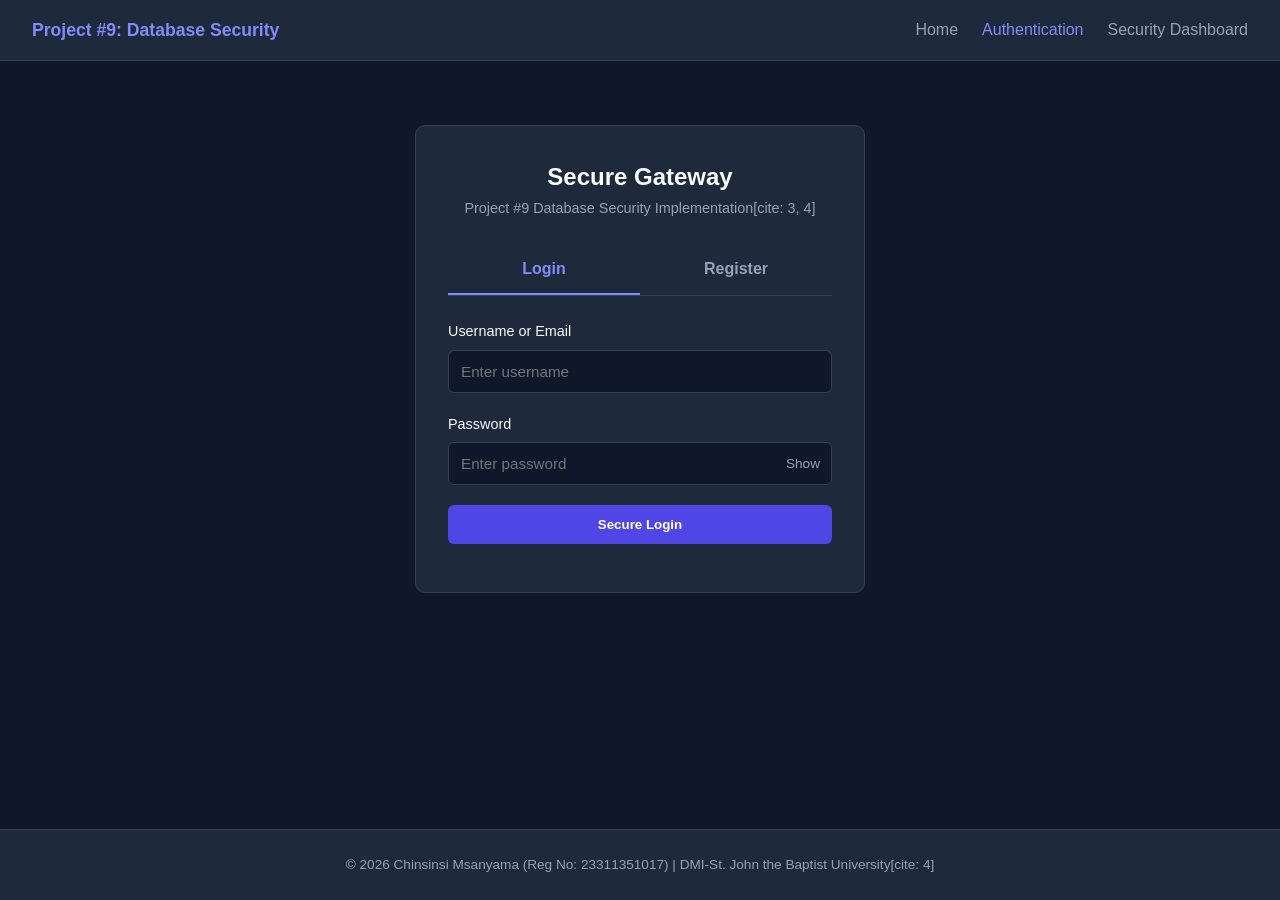
<file: database-security-implementation/dashboard.html>
<!DOCTYPE html>
<html lang="en">
<head>
    <meta charset="UTF-8">
    <meta name="viewport" content="width=device-width, initial-scale=1.0">
    <title>Secure Operations | Database Security Project</title>
    <link rel="stylesheet" href="css/style.css">
    <script>
        // Check if an active session exists; if not, redirect to auth page
        const currentSession = sessionStorage.getItem('secureSession');
        if (!currentSession) {
            window.location.href = 'auth.html';
        }
    </script>
    <style>
        .dashboard-grid {
            display: grid;
            grid-template-columns: 1fr 2fr;
            gap: 1.5rem;
            margin-top: 1.5rem;
        }
        @media(max-width: 768px) {
            .dashboard-grid { grid-template-columns: 1fr; }
        }
        .form-group {
            margin-bottom: 1rem;
        }
        .form-group label {
            display: block;
            margin-bottom: 0.4rem;
            font-weight: 500;
            font-size: 0.9rem;
        }
        .form-group input, .form-group select {
            width: 100%;
            padding: 0.6rem;
            background: #0f172a;
            border: 1px solid var(--border);
            border-radius: 4px;
            color: var(--text);
            font-size: 0.95rem;
        }
        .output-box {
            background: #090d16;
            color: #38bdf8;
            padding: 1rem;
            border-radius: 6px;
            font-family: monospace;
            font-size: 0.85rem;
            min-height: 160px;
            max-height: 280px;
            overflow-y: auto;
            margin-top: 1rem;
            border: 1px solid var(--border);
        }
        .badge {
            display: inline-block;
            padding: 0.25rem 0.5rem;
            border-radius: 4px;
            font-size: 0.75rem;
            font-weight: 600;
            text-transform: uppercase;
        }
        .badge.admin { background: #7f1d1d; color: #fca5a5; }
        .badge.user { background: #1e3a8a; color: #93c5fd; }
        .admin-only-card {
            border: 1px solid #991b1b;
            background: #1e1b4b;
        }
        .user-restricted {
            opacity: 0.5;
            pointer-events: none;
        }
    </style>
</head>
<body>
    <header>
        <nav class="navbar">
            <div class="logo">Project #9: Database Security</div>
            <ul class="nav-links">
                <li><a href="index.html">Authentication</a></li>
                <li><a href="dashboard.html" class="active">Secure Dashboard</a></li>
                <li><a href="docs.html">Sensitive Data Protection</a></li>
                <li><a href="#" onclick="logoutUser(event)" style="color: var(--danger); font-weight: 600;">Logout</a></li>
            </ul>
        </nav>
    </header>

    <main class="container">
        <h1>Secure Operations & RBAC Dashboard</h1>
        <p class="subtitle">Enforcing Role-Based Access Privileges (RBAC), Parameterised Queries, and Input Validation.</p>

        <div class="dashboard-grid">
            <!-- Left Panel: Session Status & Privilege Controls -->
            <div>
                <div class="card" style="margin-bottom: 1.5rem;">
                    <h2>Active Session Info</h2>
                    <div id="sessionInfo" style="font-size: 0.9rem; margin-top: 0.5rem; padding: 0.75rem; background: #0f172a; border-radius: 6px; border: 1px solid var(--border);">
                        Loading session...
                    </div>
                </div>

                <!-- Admin-Only Control Console -->
                <div id="adminPanel" class="card admin-only-card" style="display: none;">
                    <h3 style="color: #fca5a5; font-size: 1.05rem; margin-bottom: 0.5rem;">Administrator Privileges Console</h3>
                    <p style="font-size: 0.8rem; color: var(--text-light); margin-bottom: 1rem;">Privileged administrative tools restricted from standard users.</p>
                    
                    <button id="btnAuditDump" class="btn primary" style="width: 100%; font-size: 0.8rem; background: #991b1b; margin-bottom: 0.5rem;">View Security Audit Log</button>
                    <button id="btnViewAllUsers" class="btn secondary" style="width: 100%; font-size: 0.8rem; margin-bottom: 0.5rem;">Inspect Raw DB Schema</button>
                    <button id="btnFlushSession" class="btn secondary" style="width: 100%; font-size: 0.8rem; border-color: #ef4444; color: #ef4444;">Force Flush Inactive Sessions</button>
                </div>

                <!-- Standard User Guidance Card -->
                <div id="userPanel" class="card" style="display: none;">
                    <h3>Standard User Access</h3>
                    <p style="font-size: 0.85rem; color: var(--text-light);">Standard users are restricted to running parameterised database lookups on public fields only. Administrative system tables and audit logs require elevation.</p>
                </div>
            </div>

            <!-- Right Panel: Parameterised Query & SQLi Engine -->
            <div class="card">
                <h2>Parameterised Query Engine</h2>
                <p style="font-size: 0.85rem; color: var(--text-light); margin-bottom: 1rem;">Query institutional student & staff records safely.</p>
                
                <div class="form-group">
                    <label for="searchQuery">Search Database Record</label>
                    <input type="text" id="searchQuery" placeholder="Enter name, ID, or department (e.g. Chinsinsi)">
                </div>

                <div style="display: flex; gap: 0.5rem; margin-bottom: 1rem;">
                    <button id="btnSecure" class="btn primary" style="flex: 1; font-size: 0.85rem; padding: 0.5rem;">Run Secure Query</button>
                    <button id="btnVulnerable" class="btn secondary" style="flex: 1; font-size: 0.85rem; padding: 0.5rem; border-color: var(--danger); color: var(--danger);">Simulate SQLi Attack</button>
                </div>

                <label style="font-weight: 500; font-size: 0.9rem;">Execution Log & System Output</label>
                <div id="queryOutput" class="output-box">System ready. Select a query operation...</div>
            </div>
        </div>
    </main>

    <footer>
        <p>&copy; 2026 Chinsinsi Msanyama (Reg No: 23311351017) | DMI-St. John the Baptist University</p>
        <p style="margin-top: 0.5rem; font-size: 0.85rem;">
            Source Code & Project Materials: 
            <a href="https://github.com/Tessy-123/database-security-implementation" target="_blank" style="color: #818cf8;">GitHub Repository</a>
        </p>
    </footer>

    <script src="js/db.js"></script>
    <script>
        function logoutUser(e) {
            e.preventDefault();
            sessionStorage.removeItem('secureSession');
            window.location.href = 'index.html';
        }
    </script>
</body>
</html>
</file>
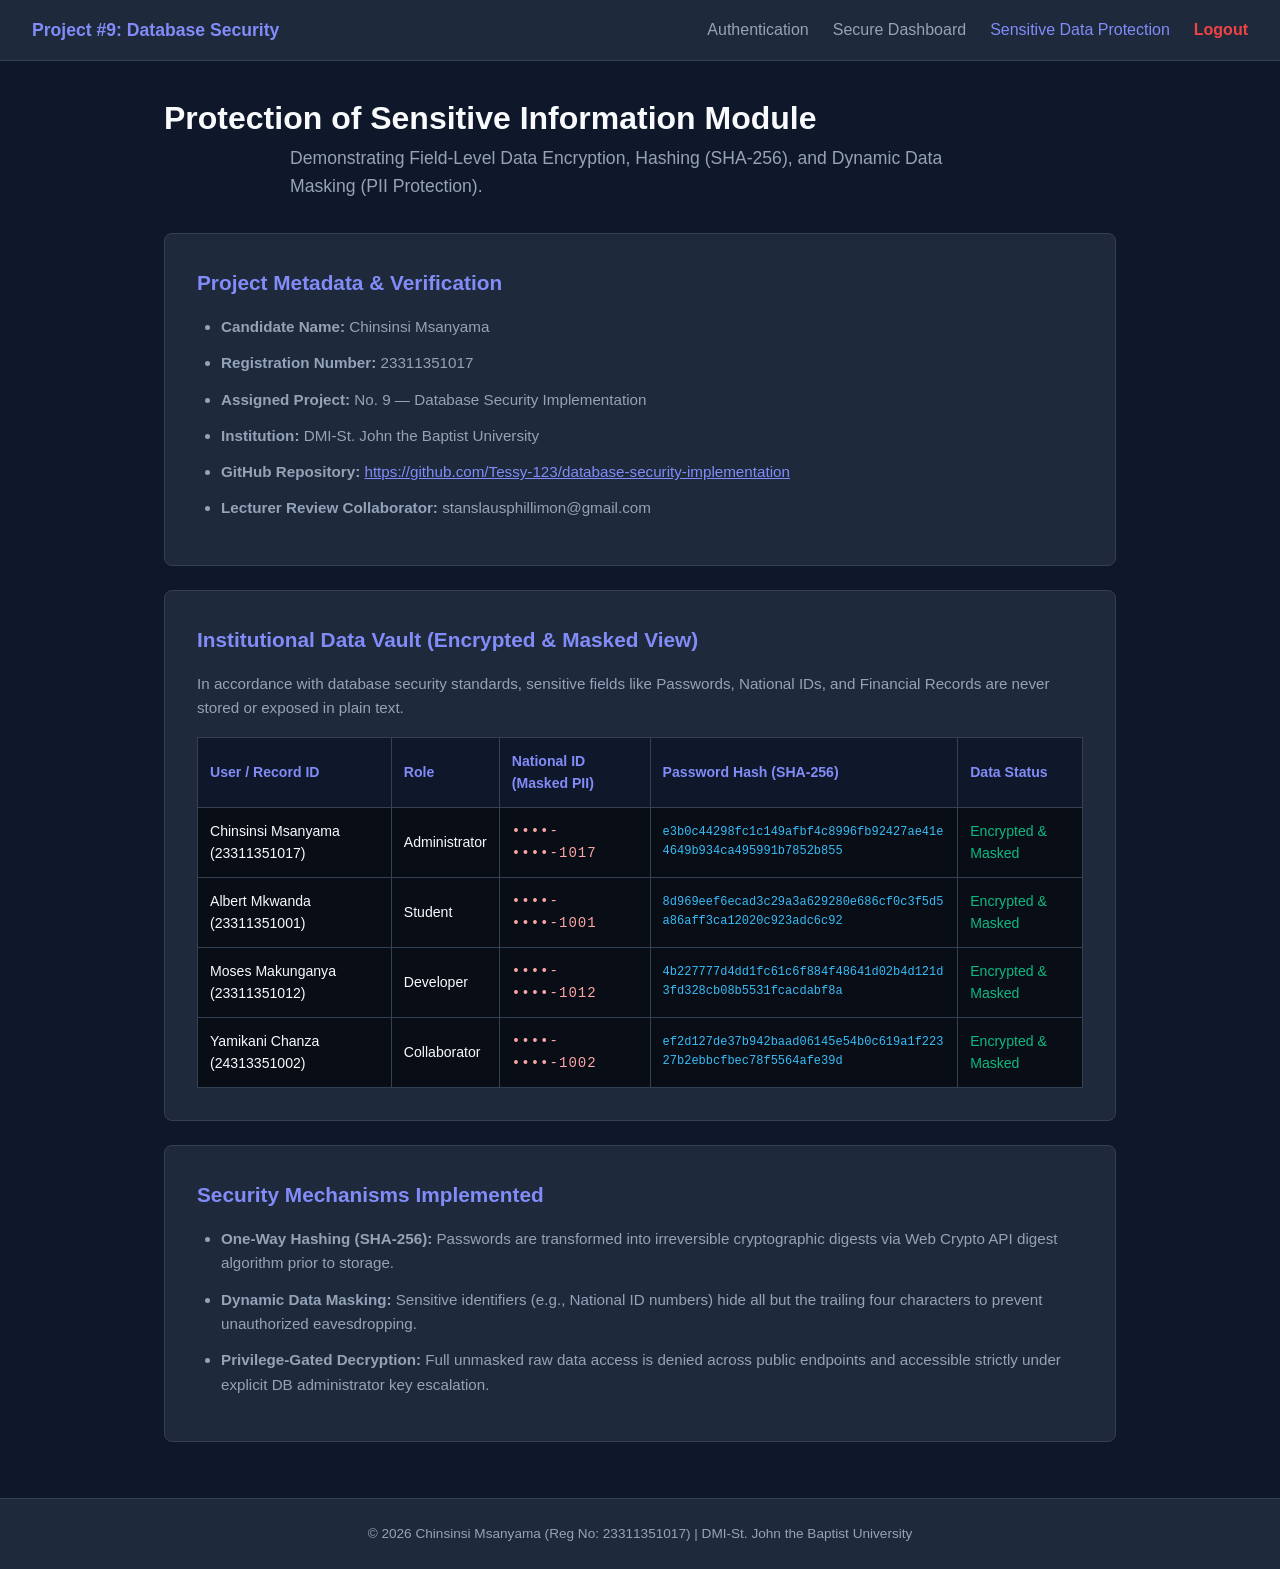
<file: database-security-implementation/docs.html>
<!DOCTYPE html>
<html lang="en">
<head>
    <meta charset="UTF-8">
    <meta name="viewport" content="width=device-width, initial-scale=1.0">
    <title>Protection of Sensitive Information | Database Security Project</title>
    <link rel="stylesheet" href="css/style.css">
    <style>
        .doc-section {
            background: var(--surface);
            border: 1px solid var(--border);
            padding: 2rem;
            border-radius: 8px;
            margin-bottom: 1.5rem;
        }
        .doc-section h2 {
            margin-bottom: 1rem;
            color: #818cf8;
            font-size: 1.3rem;
        }
        .doc-section p, .doc-section li {
            color: var(--text-light);
            font-size: 0.95rem;
            margin-bottom: 0.75rem;
        }
        .doc-section ul {
            padding-left: 1.5rem;
        }
        .sensitive-table {
            width: 100%;
            border-collapse: collapse;
            margin-top: 1rem;
            font-size: 0.88rem;
        }
        .sensitive-table th, .sensitive-table td {
            padding: 0.75rem;
            border: 1px solid var(--border);
            text-align: left;
        }
        .sensitive-table th {
            background: #0f172a;
            color: #818cf8;
        }
        .sensitive-table td {
            background: #090d16;
        }
        .masked {
            font-family: monospace;
            color: #fca5a5;
            letter-spacing: 1px;
        }
        .encrypted-hash {
            font-family: monospace;
            color: #38bdf8;
            font-size: 0.75rem;
            word-break: break-all;
        }
    </style>
</head>
<body>
    <header>
        <nav class="navbar">
            <div class="logo">Project #9: Database Security</div>
            <ul class="nav-links">
                <li><a href="index.html">Authentication</a></li>
                <li><a href="dashboard.html">Secure Dashboard</a></li>
                <li><a href="docs.html" class="active">Sensitive Data Protection</a></li>
                <li><a href="#" onclick="logoutUser(event)" style="color: var(--danger); font-weight: 600;">Logout</a></li>
            </ul>
        </nav>
    </header>

    <main class="container">
        <h1>Protection of Sensitive Information Module</h1>
        <p class="subtitle">Demonstrating Field-Level Data Encryption, Hashing (SHA-256), and Dynamic Data Masking (PII Protection).</p>

        <!-- Project Identification & Verification -->
        <div class="doc-section">
            <h2>Project Metadata & Verification</h2>
            <ul>
                <li><strong>Candidate Name:</strong> Chinsinsi Msanyama</li>
                <li><strong>Registration Number:</strong> 23311351017</li>
                <li><strong>Assigned Project:</strong> No. 9 — Database Security Implementation</li>
                <li><strong>Institution:</strong> DMI-St. John the Baptist University</li>
                <li><strong>GitHub Repository:</strong> <a href="https://github.com/Tessy-123/database-security-implementation" target="_blank" style="color: #818cf8;">https://github.com/Tessy-123/database-security-implementation</a></li>
                <li><strong>Lecturer Review Collaborator:</strong> <code>stanslausphillimon@gmail.com</code></li>
            </ul>
        </div>

        <!-- Interactive Sensitive Data Protection Showcase -->
        <div class="doc-section">
            <h2>Institutional Data Vault (Encrypted & Masked View)</h2>
            <p>In accordance with database security standards, sensitive fields like Passwords, National IDs, and Financial Records are never stored or exposed in plain text.</p>

            <table class="sensitive-table">
                <thead>
                    <tr>
                        <th>User / Record ID</th>
                        <th>Role</th>
                        <th>National ID (Masked PII)</th>
                        <th>Password Hash (SHA-256)</th>
                        <th>Data Status</th>
                    </tr>
                </thead>
                <tbody>
                    <tr>
                        <td>Chinsinsi Msanyama (23311351017)</td>
                        <td>Administrator</td>
                        <td class="masked">••••-••••-1017</td>
                        <td class="encrypted-hash">e3b0c44298fc1c149afbf4c8996fb92427ae41e4649b934ca495991b7852b855</td>
                        <td><span style="color: var(--success);">Encrypted & Masked</span></td>
                    </tr>
                    <tr>
                        <td>Albert Mkwanda (23311351001)</td>
                        <td>Student</td>
                        <td class="masked">••••-••••-1001</td>
                        <td class="encrypted-hash">8d969eef6ecad3c29a3a629280e686cf0c3f5d5a86aff3ca12020c923adc6c92</td>
                        <td><span style="color: var(--success);">Encrypted & Masked</span></td>
                    </tr>
                    <tr>
                        <td>Moses Makunganya (23311351012)</td>
                        <td>Developer</td>
                        <td class="masked">••••-••••-1012</td>
                        <td class="encrypted-hash">4b227777d4dd1fc61c6f884f48641d02b4d121d3fd328cb08b5531fcacdabf8a</td>
                        <td><span style="color: var(--success);">Encrypted & Masked</span></td>
                    </tr>
                    <tr>
                        <td>Yamikani Chanza (24313351002)</td>
                        <td>Collaborator</td>
                        <td class="masked">••••-••••-1002</td>
                        <td class="encrypted-hash">ef2d127de37b942baad06145e54b0c619a1f22327b2ebbcfbec78f5564afe39d</td>
                        <td><span style="color: var(--success);">Encrypted & Masked</span></td>
                    </tr>
                </tbody>
            </table>
        </div>

        <div class="doc-section">
            <h2>Security Mechanisms Implemented</h2>
            <ul>
                <li><strong>One-Way Hashing (SHA-256):</strong> Passwords are transformed into irreversible cryptographic digests via Web Crypto API digest algorithm prior to storage.</li>
                <li><strong>Dynamic Data Masking:</strong> Sensitive identifiers (e.g., National ID numbers) hide all but the trailing four characters to prevent unauthorized eavesdropping.</li>
                <li><strong>Privilege-Gated Decryption:</strong> Full unmasked raw data access is denied across public endpoints and accessible strictly under explicit DB administrator key escalation.</li>
            </ul>
        </div>
    </main>

    <footer>
        <p>&copy; 2026 Chinsinsi Msanyama (Reg No: 23311351017) | DMI-St. John the Baptist University</p>
    </footer>
    <script>
        function logoutUser(e) {
            e.preventDefault();
            sessionStorage.removeItem('secureSession');
            window.location.href = 'index.html';
        }
    </script>
</body>
</html>
</file>
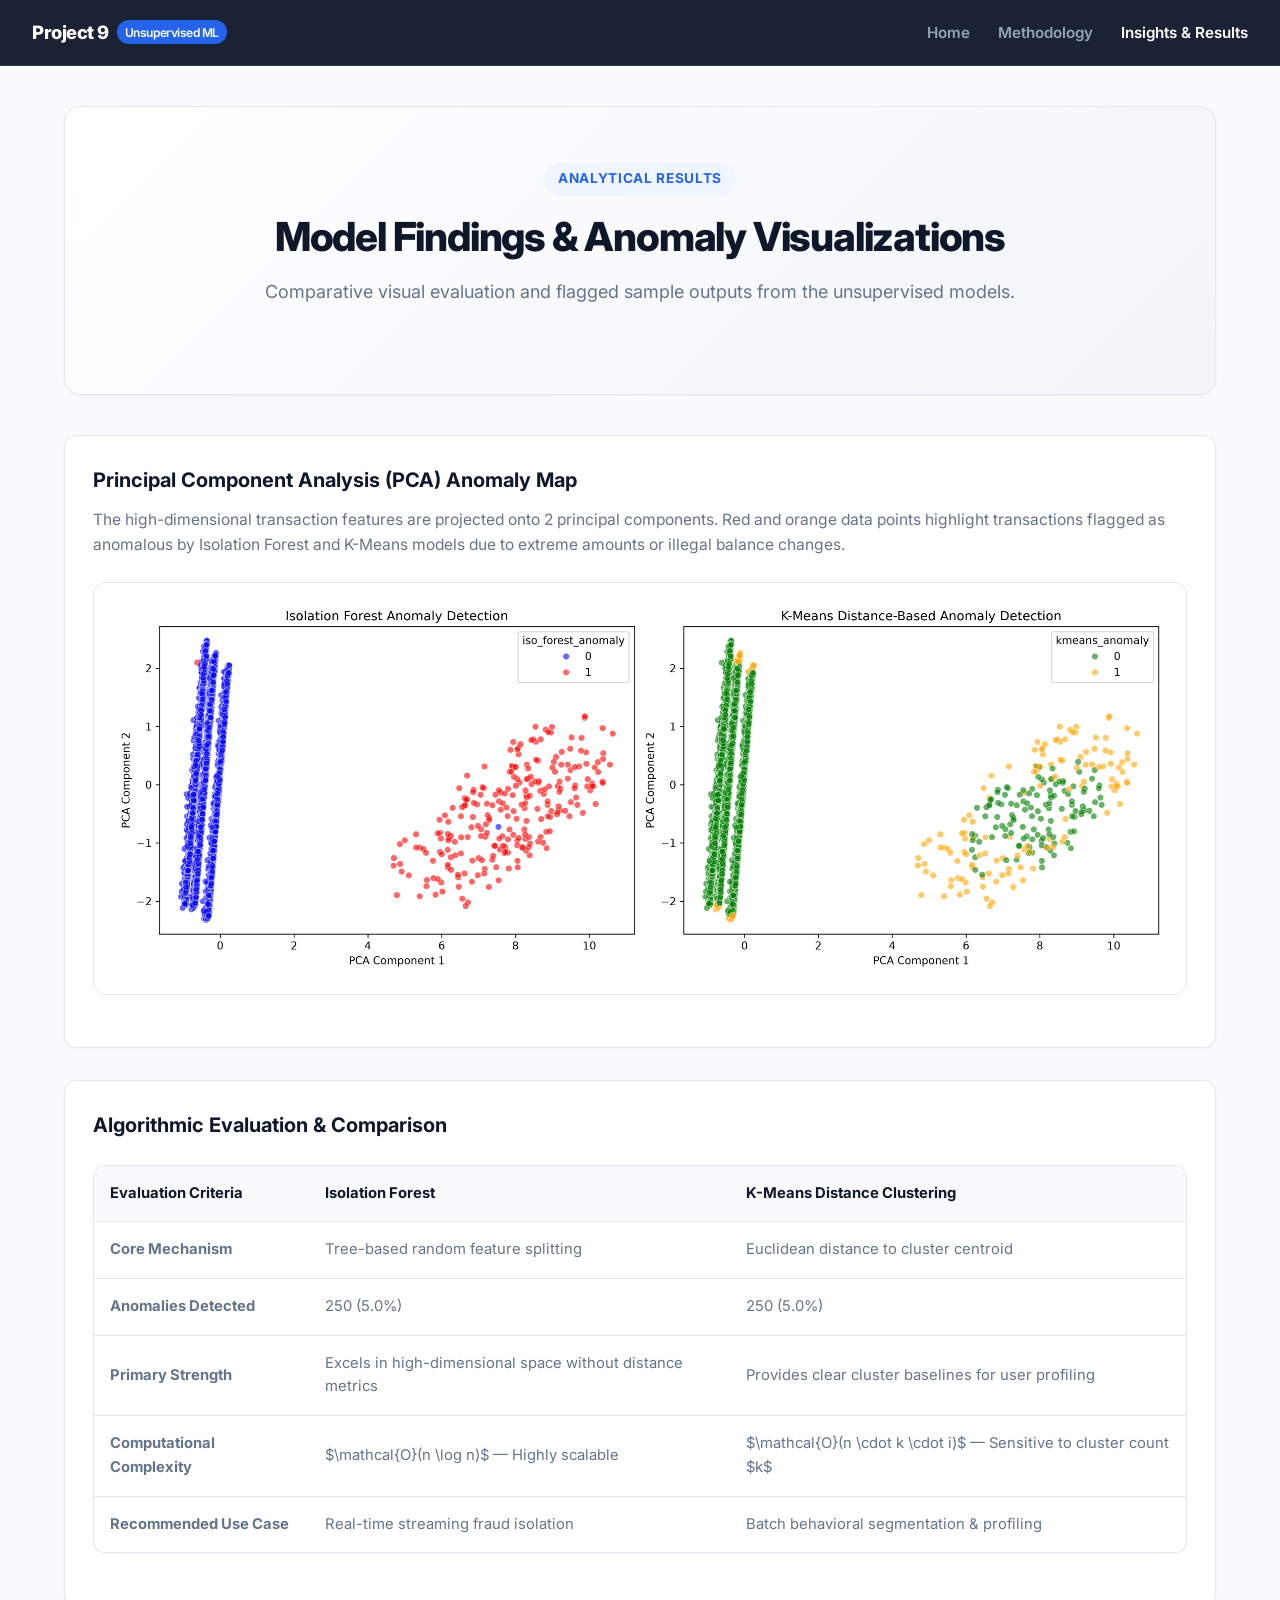
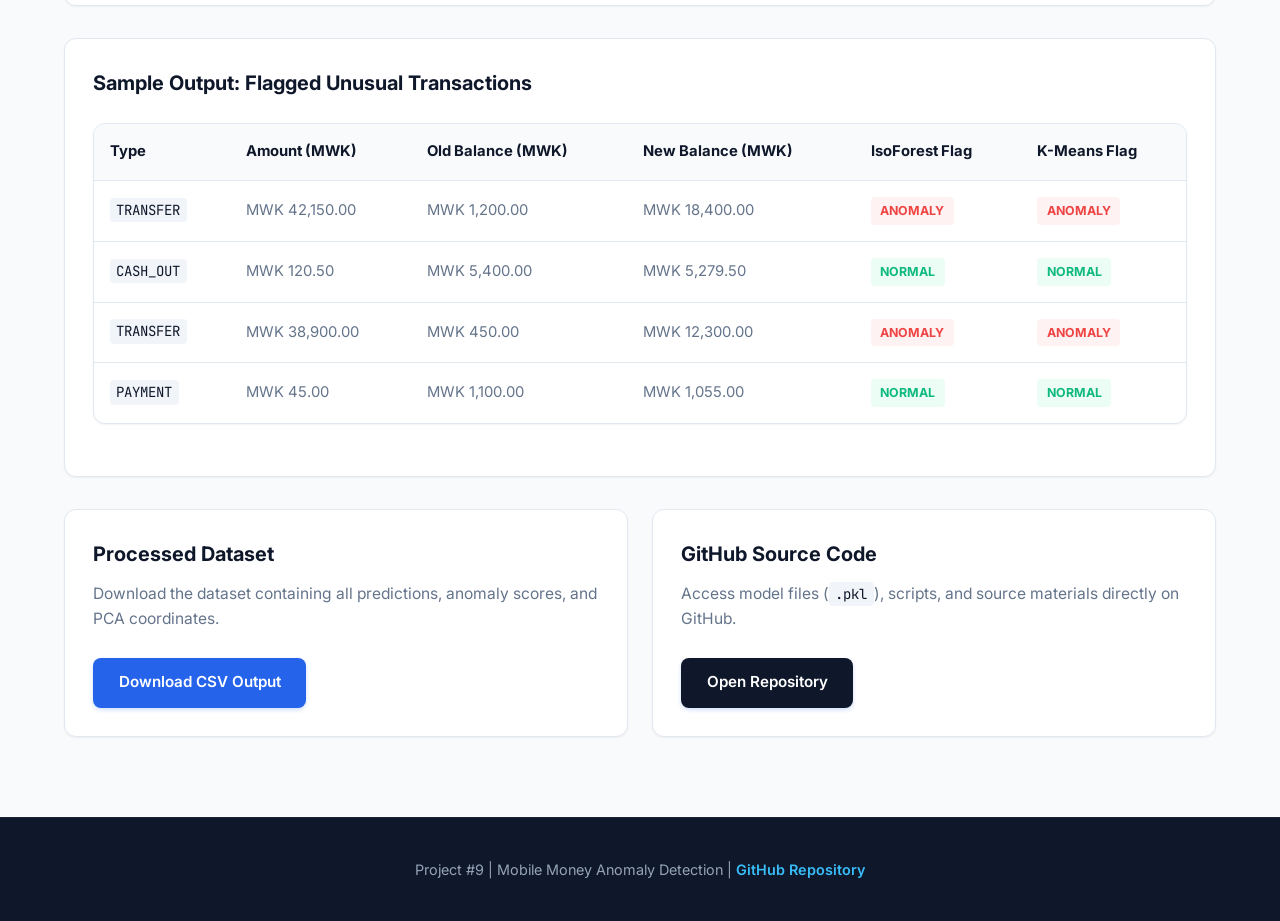
<file: unusual-mobile-money-transactions/insights.html>
<!DOCTYPE html>
<html lang="en">
<head>
  <meta charset="UTF-8">
  <meta name="viewport" content="width=device-width, initial-scale=1.0">
  <title>Insights & Results | Mobile Money Anomaly Detection</title>
  <link rel="stylesheet" href="styles.css">
</head>
<body>
  <nav>
    <div class="logo">
      <span>Project 9</span>
      <span class="badge">Unsupervised ML</span>
    </div>
    <ul>
      <li><a href="index.html">Home</a></li>
      <li><a href="methodology.html">Methodology</a></li>
      <li><a href="insights.html" class="active">Insights & Results</a></li>
    </ul>
  </nav>

  <div class="container">
    <section class="hero">
      <span class="meta-tag">Analytical Results</span>
      <h1>Model Findings & Anomaly Visualizations</h1>
      <p>Comparative visual evaluation and flagged sample outputs from the unsupervised models.</p>
    </section>

    <div class="card">
      <h3>Principal Component Analysis (PCA) Anomaly Map</h3>
      <p>The high-dimensional transaction features are projected onto 2 principal components. Red and orange data points highlight transactions flagged as anomalous by Isolation Forest and K-Means models due to extreme amounts or illegal balance changes.</p>
      
      <div class="img-container">
        <img src="anomaly_detection_results.png" alt="Anomaly Detection Results Graph" class="plot-img">
      </div>
    </div>

    <div class="card" style="margin-top: 2rem;">
      <h3>Algorithmic Evaluation & Comparison</h3>
      <div class="table-wrapper">
        <table>
          <thead>
            <tr>
              <th>Evaluation Criteria</th>
              <th>Isolation Forest</th>
              <th>K-Means Distance Clustering</th>
            </tr>
          </thead>
          <tbody>
            <tr>
              <td><strong>Core Mechanism</strong></td>
              <td>Tree-based random feature splitting</td>
              <td>Euclidean distance to cluster centroid</td>
            </tr>
            <tr>
              <td><strong>Anomalies Detected</strong></td>
              <td>250 (5.0%)</td>
              <td>250 (5.0%)</td>
            </tr>
            <tr>
              <td><strong>Primary Strength</strong></td>
              <td>Excels in high-dimensional space without distance metrics</td>
              <td>Provides clear cluster baselines for user profiling</td>
            </tr>
            <tr>
              <td><strong>Computational Complexity</strong></td>
              <td>$\mathcal{O}(n \log n)$ — Highly scalable</td>
              <td>$\mathcal{O}(n \cdot k \cdot i)$ — Sensitive to cluster count $k$</td>
            </tr>
            <tr>
              <td><strong>Recommended Use Case</strong></td>
              <td>Real-time streaming fraud isolation</td>
              <td>Batch behavioral segmentation & profiling</td>
            </tr>
          </tbody>
        </table>
      </div>
    </div>

    <div class="card" style="margin-top: 2rem;">
      <h3>Sample Output: Flagged Unusual Transactions</h3>
      <div class="table-wrapper">
        <table>
          <thead>
            <tr>
              <th>Type</th>
              <th>Amount (MWK)</th>
              <th>Old Balance (MWK)</th>
              <th>New Balance (MWK)</th>
              <th>IsoForest Flag</th>
              <th>K-Means Flag</th>
            </tr>
          </thead>
          <tbody>
            <tr>
              <td><code>TRANSFER</code></td>
              <td>MWK 42,150.00</td>
              <td>MWK 1,200.00</td>
              <td>MWK 18,400.00</td>
              <td><span class="tag tag-danger">ANOMALY</span></td>
              <td><span class="tag tag-danger">ANOMALY</span></td>
            </tr>
            <tr>
              <td><code>CASH_OUT</code></td>
              <td>MWK 120.50</td>
              <td>MWK 5,400.00</td>
              <td>MWK 5,279.50</td>
              <td><span class="tag tag-success">NORMAL</span></td>
              <td><span class="tag tag-success">NORMAL</span></td>
            </tr>
            <tr>
              <td><code>TRANSFER</code></td>
              <td>MWK 38,900.00</td>
              <td>MWK 450.00</td>
              <td>MWK 12,300.00</td>
              <td><span class="tag tag-danger">ANOMALY</span></td>
              <td><span class="tag tag-danger">ANOMALY</span></td>
            </tr>
            <tr>
              <td><code>PAYMENT</code></td>
              <td>MWK 45.00</td>
              <td>MWK 1,100.00</td>
              <td>MWK 1,055.00</td>
              <td><span class="tag tag-success">NORMAL</span></td>
              <td><span class="tag tag-success">NORMAL</span></td>
            </tr>
          </tbody>
        </table>
      </div>
    </div>

    <div class="grid" style="margin-top: 2rem;">
      <div class="card">
        <h3>Processed Dataset</h3>
        <p>Download the dataset containing all predictions, anomaly scores, and PCA coordinates.</p>
        <br>
        <a href="mobile_money_anomalies_output.csv" class="btn" download>Download CSV Output</a>
      </div>
      <div class="card">
        <h3>GitHub Source Code</h3>
        <p>Access model files (<code>.pkl</code>), scripts, and source materials directly on GitHub.</p>
        <br>
        <a href="https://github.com/Tessy-123/unusual-mobile-money-transactions" target="_blank" class="btn btn-secondary">Open Repository</a>
      </div>
    </div>
  </div>

  <footer>
    <p>Project #9 | Mobile Money Anomaly Detection | <a href="https://github.com/Tessy-123/unusual-mobile-money-transactions" target="_blank">GitHub Repository</a></p>
  </footer>
</body>
</html>
</file>
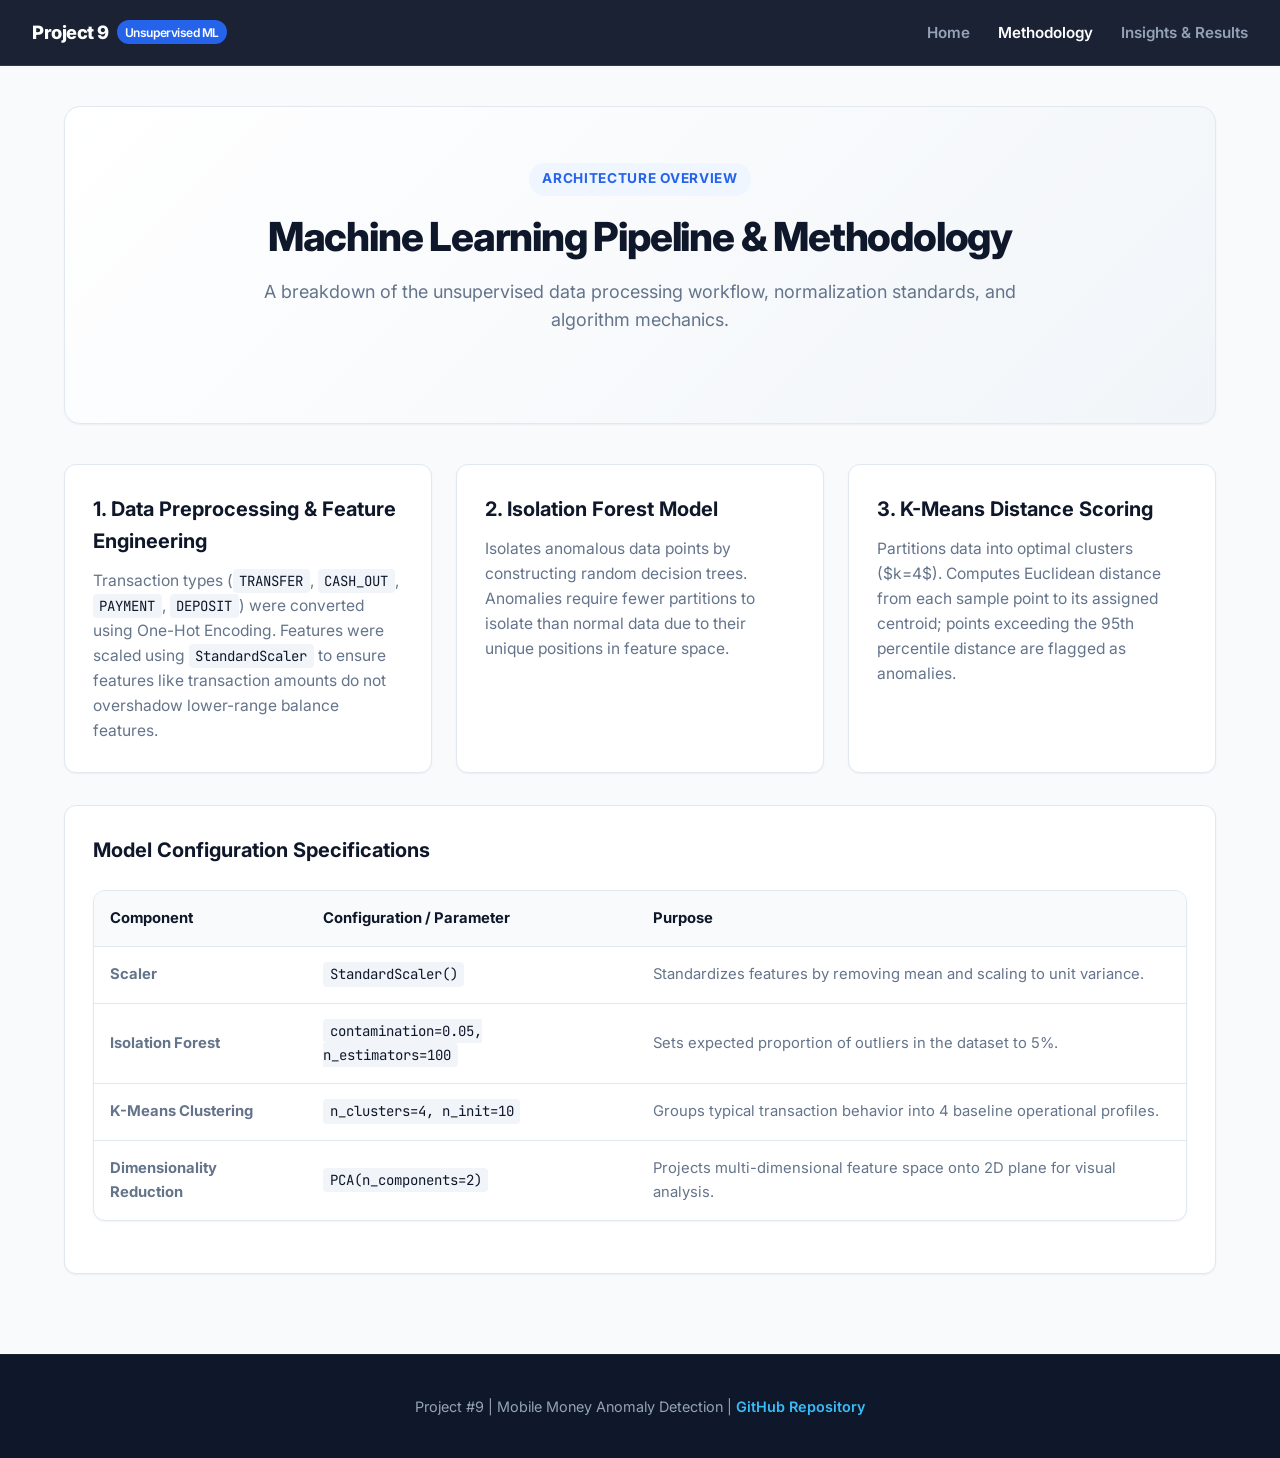
<file: unusual-mobile-money-transactions/methodology.html>
<!DOCTYPE html>
<html lang="en">
<head>
  <meta charset="UTF-8">
  <meta name="viewport" content="width=device-width, initial-scale=1.0">
  <title>Methodology | Mobile Money Anomaly Detection</title>
  <link rel="stylesheet" href="styles.css">
</head>
<body>
  <nav>
    <div class="logo">
      <span>Project 9</span>
      <span class="badge">Unsupervised ML</span>
    </div>
    <ul>
      <li><a href="index.html">Home</a></li>
      <li><a href="methodology.html" class="active">Methodology</a></li>
      <li><a href="insights.html">Insights & Results</a></li>
    </ul>
  </nav>

  <div class="container">
    <section class="hero">
      <span class="meta-tag">Architecture Overview</span>
      <h1>Machine Learning Pipeline & Methodology</h1>
      <p>A breakdown of the unsupervised data processing workflow, normalization standards, and algorithm mechanics.</p>
    </section>

    <div class="grid">
      <div class="card">
        <h3>1. Data Preprocessing & Feature Engineering</h3>
        <p>Transaction types (<code>TRANSFER</code>, <code>CASH_OUT</code>, <code>PAYMENT</code>, <code>DEPOSIT</code>) were converted using One-Hot Encoding. Features were scaled using <code>StandardScaler</code> to ensure features like transaction amounts do not overshadow lower-range balance features.</p>
      </div>
      <div class="card">
        <h3>2. Isolation Forest Model</h3>
        <p>Isolates anomalous data points by constructing random decision trees. Anomalies require fewer partitions to isolate than normal data due to their unique positions in feature space.</p>
      </div>
      <div class="card">
        <h3>3. K-Means Distance Scoring</h3>
        <p>Partitions data into optimal clusters ($k=4$). Computes Euclidean distance from each sample point to its assigned centroid; points exceeding the 95th percentile distance are flagged as anomalies.</p>
      </div>
    </div>

    <div class="card" style="margin-top: 2rem;">
      <h3>Model Configuration Specifications</h3>
      <div class="table-wrapper">
        <table>
          <thead>
            <tr>
              <th>Component</th>
              <th>Configuration / Parameter</th>
              <th>Purpose</th>
            </tr>
          </thead>
          <tbody>
            <tr>
              <td><strong>Scaler</strong></td>
              <td><code>StandardScaler()</code></td>
              <td>Standardizes features by removing mean and scaling to unit variance.</td>
            </tr>
            <tr>
              <td><strong>Isolation Forest</strong></td>
              <td><code>contamination=0.05, n_estimators=100</code></td>
              <td>Sets expected proportion of outliers in the dataset to 5%.</td>
            </tr>
            <tr>
              <td><strong>K-Means Clustering</strong></td>
              <td><code>n_clusters=4, n_init=10</code></td>
              <td>Groups typical transaction behavior into 4 baseline operational profiles.</td>
            </tr>
            <tr>
              <td><strong>Dimensionality Reduction</strong></td>
              <td><code>PCA(n_components=2)</code></td>
              <td>Projects multi-dimensional feature space onto 2D plane for visual analysis.</td>
            </tr>
          </tbody>
        </table>
      </div>
    </div>
  </div>

  <footer>
    <p>Project #9 | Mobile Money Anomaly Detection | <a href="https://github.com/Tessy-123/unusual-mobile-money-transactions" target="_blank">GitHub Repository</a></p>
  </footer>
</body>
</html>
</file>
<file: Crop-Disease-Identification/style.css>
* {
    margin: 0;
    padding: 0;
    box-sizing: border-box;
    font-family: 'Inter', -apple-system, BlinkMacSystemFont, 'Segoe UI', Roboto, Helvetica, Arial, sans-serif;
}

body {
    background-color: #f4f7f6;
    color: #333;
}

.app-container {
    display: flex;
    height: 100vh;
    overflow: hidden;
}

/* Sidebar Styles */
.sidebar {
    width: 260px;
    background-color: #1a202c;
    color: #fff;
    display: flex;
    flex-direction: column;
    padding: 20px;
}

.brand h2 {
    font-size: 1.2rem;
    color: #48bb78;
    margin-bottom: 5px;
}

.brand p {
    font-size: 0.8rem;
    color: #a0aec0;
    margin-bottom: 30px;
}

.nav-links {
    list-style: none;
}

.nav-links li {
    margin-bottom: 10px;
}

.nav-links a {
    display: block;
    color: #cbd5e0;
    text-decoration: none;
    padding: 12px 15px;
    border-radius: 8px;
    transition: background 0.2s;
}

.nav-links a:hover, .nav-links a.active {
    background-color: #2d3748;
    color: #fff;
}

/* Main Content Styles */
.main-content {
    flex: 1;
    display: flex;
    flex-direction: column;
    overflow-y: auto;
    padding: 30px;
}

.topbar {
    display: flex;
    justify-content: space-between;
    align-items: center;
    margin-bottom: 30px;
}

.topbar h1 {
    font-size: 1.8rem;
    color: #2f855a;
}

.badge {
    background-color: #e2e8f0;
    color: #4a5568;
    padding: 6px 12px;
    border-radius: 20px;
    font-size: 0.85rem;
    font-weight: 600;
}

.card {
    background: #fff;
    border-radius: 12px;
    padding: 30px;
    box-shadow: 0 4px 6px rgba(0,0,0,0.05);
}

.intro-card h2 {
    margin-bottom: 15px;
    color: #2d3748;
}

.intro-card p {
    line-height: 1.6;
    color: #4a5568;
    margin-bottom: 25px;
}

.project-links {
    display: flex;
    gap: 15px;
}

.btn-primary, .btn-secondary {
    padding: 10px 20px;
    border-radius: 6px;
    text-decoration: none;
    font-weight: 600;
    display: inline-block;
}

.btn-primary {
    background-color: #3182ce;
    color: #fff;
}

.btn-primary:hover {
    background-color: #2b6cb0;
}

.btn-secondary {
    background-color: #48bb78;
    color: #fff;
}

.btn-secondary:hover {
    background-color: #38a169;
}
</file>
<file: database-security-implementation/css/style.css>
:root {
    --primary: #4f46e5;
    --primary-dark: #4338ca;
    --background: #0f172a;
    --surface: #1e293b;
    --surface-card: #1e293b;
    --text: #f8fafc;
    --text-light: #94a3b8;
    --border: #334155;
    --success: #10b981;
    --danger: #ef4444;
}

* {
    box-sizing: border-box;
    margin: 0;
    padding: 0;
    font-family: 'Segoe UI', Tahoma, Geneva, Verdana, sans-serif;
}

body {
    background-color: var(--background);
    color: var(--text);
    line-height: 1.6;
    display: flex;
    flex-direction: column;
    min-height: 100vh;
}

/* Navbar */
.navbar {
    background: var(--surface);
    border-bottom: 1px solid var(--border);
    display: flex;
    justify-content: space-between;
    align-items: center;
    padding: 1rem 2rem;
    position: sticky;
    top: 0;
    z-index: 100;
}

.logo {
    font-weight: 700;
    font-size: 1.1rem;
    color: #818cf8;
}

.nav-links {
    list-style: none;
    display: flex;
    gap: 1.5rem;
}

.nav-links a {
    text-decoration: none;
    color: var(--text-light);
    font-weight: 500;
    transition: color 0.2s;
}

.nav-links a:hover, .nav-links a.active {
    color: #818cf8;
}

/* Container & Hero */
.container {
    max-width: 1000px;
    margin: 2rem auto;
    padding: 0 1.5rem;
    flex: 1;
    width: 100%;
}

.hero {
    text-align: center;
    padding: 3rem 1rem;
}

.hero h1 {
    font-size: 2.5rem;
    margin-bottom: 1rem;
    color: var(--text);
}

.subtitle {
    font-size: 1.1rem;
    color: var(--text-light);
    max-width: 700px;
    margin: 0 auto 2rem auto;
}

.action-buttons {
    display: flex;
    gap: 1rem;
    justify-content: center;
}

/* Buttons & Cards */
.btn {
    display: inline-block;
    padding: 0.75rem 1.5rem;
    border-radius: 6px;
    text-decoration: none;
    font-weight: 600;
    transition: background 0.2s;
    border: none;
    cursor: pointer;
}

.btn.primary {
    background: var(--primary);
    color: white;
}

.btn.primary:hover {
    background: var(--primary-dark);
}

.btn.secondary {
    background: var(--surface);
    color: var(--text);
    border: 1px solid var(--border);
}

.btn.secondary:hover {
    background: var(--border);
}

.project-info {
    margin-top: 3rem;
}

.project-info h2 {
    margin-bottom: 1rem;
    font-size: 1.5rem;
}

.features-grid {
    display: grid;
    grid-template-columns: repeat(auto-fit, minmax(280px, 1fr));
    gap: 1.5rem;
    margin-top: 1.5rem;
}

.card {
    background: var(--surface);
    border: 1px solid var(--border);
    padding: 1.5rem;
    border-radius: 8px;
    box-shadow: 0 4px 6px -1px rgba(0, 0, 0, 0.1);
}

.card h3 {
    margin-bottom: 0.5rem;
    color: var(--primary);
    font-size: 1.2rem;
}

.card p {
    color: var(--text-light);
    font-size: 0.95rem;
}

/* Footer */
footer {
    text-align: center;
    padding: 1.5rem;
    background: var(--surface);
    border-top: 1px solid var(--border);
    color: var(--text-light);
    font-size: 0.85rem;
    margin-top: auto;
}
</file>
<file: SecureAudit-Windows-VM/style.css>
:root {
  --bg: #0b1120;
  --surface: #111827;
  --surface-alt: #172033;
  --text: #f8fafc;
  --muted: #a9b4c7;
  --border: #28344a;
  --primary: #60a5fa;
  --primary-hover: #93c5fd;
  --primary-soft: #172554;
  --pass: #4ade80;
  --pass-bg: #16382a;
  --warn: #fbbf24;
  --warn-bg: #443414;
  --fail: #f87171;
  --fail-bg: #4a2024;
  --radius: 12px;
  --shadow: 0 8px 24px rgba(0, 0, 0, 0.28);
}

* {
  box-sizing: border-box;
  margin: 0;
  padding: 0;
}

body {
  font-family: Aptos, "Segoe UI", system-ui, -apple-system, sans-serif;
  background: var(--bg);
  color: var(--text);
  line-height: 1.55;
  font-size: 15px;
  -webkit-font-smoothing: antialiased;
}

/* Headings */
h1, h2, h3, h4 {
  color: var(--text);
  letter-spacing: -0.02em;
}

h2 {
  font-size: 1.5rem;
  font-weight: 700;
}

h3 {
  font-size: 1.15rem;
  font-weight: 700;
}

h4 {
  font-size: 1rem;
  font-weight: 700;
}

/* Paragraphs */
p {
  font-size: 0.92rem;
}

/* Inputs and Buttons */
button, input, select {
  font-family: inherit;
}

/* Top Navigation */
.topbar {
  background: var(--surface);
  border-bottom: 1px solid var(--border);
  padding: 0.9rem 1.5rem;
  display: flex;
  flex-wrap: wrap;
  align-items: center;
  justify-content: space-between;
  gap: 1rem;
  position: sticky;
  top: 0;
  z-index: 20;
  box-shadow: 0 2px 12px rgba(0, 0, 0, 0.18);
}

.brand {
  display: flex;
  align-items: center;
  gap: 0.65rem;
  cursor: pointer;
}

.brand-badge {
  background: var(--primary-soft);
  color: var(--primary);
  font-weight: 700;
  font-size: 0.72rem;
  padding: 0.25rem 0.55rem;
  border-radius: 6px;
  letter-spacing: 0.04em;
}

.brand h1 {
  font-size: 1.15rem;
  font-weight: 700;
}

.stepper {
  display: flex;
  align-items: center;
  gap: 0.4rem;
  flex-wrap: wrap;
}

.step-btn {
  background: transparent;
  border: 1px solid transparent;
  color: var(--muted);
  font-weight: 600;
  font-size: 0.88rem;
  padding: 0.45rem 0.8rem;
  border-radius: 8px;
  cursor: pointer;
  transition: all 0.15s ease;
}

.step-btn:hover {
  background: #1d2940;
  color: var(--text);
}

.step-btn.active {
  background: var(--primary-soft);
  color: var(--primary);
  border-color: #bfdbfe;
}

.step-arrow {
  color: #94a3b8;
  font-size: 0.85rem;
}

/* Container & Pages */
.container {
  max-width: 1120px;
  margin: 1.75rem auto;
  padding: 0 1.25rem 3rem;
}

.page {
  display: none;
}

.page.active {
  display: block;
}

.hidden {
  display: none;
}

/* Badges & Buttons */
.pill {
  display: inline-block;
  background: var(--primary-soft);
  color: var(--primary);
  font-size: 0.78rem;
  font-weight: 700;
  padding: 0.3rem 0.75rem;
  border-radius: 999px;
  margin-bottom: 0.75rem;
}

.btn-primary,
.btn-secondary,
.btn-sm {
  border-radius: 8px;
  font-weight: 600;
  cursor: pointer;
  transition: all 0.15s ease;
  border: 1px solid transparent;
}

.btn-primary {
  background: var(--primary);
  color: #07111f;
  padding: 0.65rem 1.2rem;
  font-size: 0.92rem;
}

.btn-primary:hover {
  background: var(--primary-hover);
  color: #07111f;
}

.btn-lg {
  padding: 0.85rem 1.65rem;
  font-size: 1rem;
}

.btn-secondary {
  background: var(--surface);
  color: var(--text);
  border-color: var(--border);
  padding: 0.6rem 1.05rem;
  font-size: 0.9rem;
}

.btn-secondary:hover {
  background: #1d2940;
}

.btn-sm {
  background: var(--surface-alt);
  color: var(--text);
  border-color: var(--border);
  padding: 0.35rem 0.65rem;
  font-size: 0.8rem;
}

.btn-sm:hover {
  background: #e2e8f0;
}

/* Page 1: Landing */
.hero-card {
  background: var(--surface);
  border: 1px solid var(--border);
  border-radius: var(--radius);
  padding: 2rem;
  box-shadow: var(--shadow);
}

.hero-card h2 {
  font-size: clamp(1.5rem, 3vw, 2.1rem);
  margin-bottom: 0.6rem;
}

.hero-desc {
  color: var(--muted);
  max-width: 780px;
  font-size: 1rem;
}

.how-it-works {
  margin-top: 1.75rem;
}

.how-it-works h3,
.vm-setup-box h3 {
  font-size: 1.05rem;
  margin-bottom: 0.85rem;
}

.steps-grid {
  display: grid;
  grid-template-columns: repeat(auto-fit, minmax(220px, 1fr));
  gap: 1rem;
}

.info-card {
  background: var(--surface-alt);
  border: 1px solid var(--border);
  border-radius: 10px;
  padding: 1.1rem;
}

.step-num {
  font-weight: 800;
  color: var(--primary);
  font-size: 0.85rem;
  margin-bottom: 0.3rem;
}

.info-card h4 {
  font-size: 0.98rem;
  margin-bottom: 0.35rem;
}

.info-card p {
  font-size: 0.88rem;
  color: var(--muted);
}

.vm-setup-box {
  margin-top: 1.75rem;
  background: var(--surface-alt);
  border: 1px solid var(--border);
  border-radius: 10px;
  padding: 1.25rem;
}

.form-grid {
  display: grid;
  grid-template-columns: repeat(auto-fit, minmax(210px, 1fr));
  gap: 0.9rem;
}

.form-grid label {
  display: flex;
  flex-direction: column;
  gap: 0.35rem;
  font-size: 0.85rem;
  font-weight: 600;
}

.form-grid input,
.form-grid select,
.control-select {
  background: var(--surface-alt);
  border: 1px solid #cbd5e1;
  border-radius: 8px;
  padding: 0.52rem 0.7rem;
  font-size: 0.9rem;
  color: var(--text);
}

.form-grid input:focus,
.form-grid select:focus,
.control-select:focus {
  outline: 2px solid rgba(96, 165, 250, 0.35);
  outline-offset: 1px;
  border-color: var(--primary);
}

.consent-check {
  display: flex;
  align-items: center;
  gap: 0.55rem;
  margin-top: 1rem;
  font-size: 0.88rem;
  cursor: pointer;
}

.error-msg {
  color: var(--fail);
  font-size: 0.85rem;
  font-weight: 600;
  margin-top: 0.5rem;
}

.hero-actions {
  margin-top: 1.5rem;
  display: flex;
  justify-content: flex-end;
}

/* Page 2A: Four Assessments Hub */
.section-header {
  display: flex;
  flex-wrap: wrap;
  justify-content: space-between;
  align-items: flex-end;
  gap: 1rem;
  margin-bottom: 1.4rem;
}

.section-header h2 {
  font-size: 1.55rem;
}

.section-header p {
  color: var(--muted);
  font-size: 0.92rem;
}

.hub-actions {
  display: flex;
  gap: 0.65rem;
  flex-wrap: wrap;
}

.domains-grid {
  display: grid;
  grid-template-columns: repeat(auto-fit, minmax(240px, 1fr));
  gap: 1.1rem;
}

.domain-card {
  background: var(--surface);
  border: 1px solid var(--border);
  border-radius: var(--radius);
  padding: 1.35rem;
  box-shadow: var(--shadow);
  cursor: pointer;
  transition: transform 0.15s ease, border-color 0.15s ease;
  display: flex;
  flex-direction: column;
  justify-content: space-between;
  gap: 1rem;
}

.domain-card:hover {
  transform: translateY(-3px);
  border-color: var(--primary);
}

.domain-top {
  display: flex;
  justify-content: space-between;
  align-items: center;
}

.domain-num {
  font-size: 0.78rem;
  font-weight: 700;
  color: var(--primary);
  background: var(--primary-soft);
  padding: 0.2rem 0.55rem;
  border-radius: 6px;
}

.domain-score {
  font-weight: 700;
  font-size: 0.9rem;
}

.domain-card h3 {
  font-size: 1.1rem;
  margin: 0.4rem 0 0.35rem;
}

.domain-card p {
  font-size: 0.87rem;
  color: var(--muted);
}

.progress-bar {
  height: 7px;
  background: #e2e8f0;
  border-radius: 999px;
  overflow: hidden;
  margin-top: 0.5rem;
}

.progress-fill {
  height: 100%;
  background: var(--primary);
  transition: width 0.25s ease;
}

.domain-footer {
  display: flex;
  justify-content: space-between;
  align-items: center;
  font-size: 0.85rem;
  font-weight: 600;
  color: var(--primary);
}

/* Page 2B: Workspace */
.workspace-nav {
  display: flex;
  flex-wrap: wrap;
  justify-content: space-between;
  align-items: center;
  gap: 0.75rem;
  margin-bottom: 1.1rem;
}

.domain-switcher {
  display: flex;
  flex-wrap: wrap;
  gap: 0.4rem;
}

.switcher-pill {
  background: var(--surface);
  border: 1px solid var(--border);
  padding: 0.4rem 0.75rem;
  border-radius: 999px;
  font-size: 0.82rem;
  font-weight: 600;
  cursor: pointer;
}

.switcher-pill.active {
  background: var(--primary);
  color: #fff;
  border-color: var(--primary);
}

.workspace-card {
  background: var(--surface);
  border: 1px solid var(--border);
  border-radius: var(--radius);
  padding: 1.6rem;
  box-shadow: var(--shadow);
}

.workspace-header {
  display: flex;
  flex-wrap: wrap;
  justify-content: space-between;
  align-items: center;
  gap: 1rem;
  padding-bottom: 1rem;
  border-bottom: 1px solid var(--border);
  margin-bottom: 1.25rem;
}

.probe-box {
  background: #0f172a;
  color: #e2e8f0;
  border-radius: 10px;
  padding: 1rem;
  margin-bottom: 1.4rem;
  font-family: Consolas, Monaco, monospace;
  font-size: 0.83rem;
}

.probe-bar {
  display: flex;
  justify-content: space-between;
  align-items: center;
  gap: 0.75rem;
  margin-bottom: 0.65rem;
  font-family: "Segoe UI", sans-serif;
}

.probe-output {
  white-space: pre-wrap;
  color: #93c5fd;
  max-height: 190px;
  overflow-y: auto;
}

.controls-list {
  display: flex;
  flex-direction: column;
  gap: 0.85rem;
}

.control-item {
  border: 1px solid var(--border);
  background: var(--surface-alt);
  border-radius: 10px;
  padding: 1rem;
  display: flex;
  flex-wrap: wrap;
  justify-content: space-between;
  align-items: center;
  gap: 1rem;
}

.control-meta {
  max-width: 560px;
}

.control-meta h4 {
  font-size: 0.98rem;
}

.control-meta p {
  font-size: 0.85rem;
  color: var(--muted);
  margin-top: 0.2rem;
}

.control-actions {
  display: flex;
  align-items: center;
  gap: 0.5rem;
  flex-wrap: wrap;
}

.status-pill {
  padding: 0.28rem 0.65rem;
  border-radius: 999px;
  font-size: 0.76rem;
  font-weight: 700;
}

.status-PASS {
  background: var(--pass-bg);
  color: var(--pass);
}

.status-WARN {
  background: var(--warn-bg);
  color: var(--warn);
}

.status-FAIL {
  background: var(--fail-bg);
  color: var(--fail);
}

.status-PENDING {
  background: #2a3650;
  color: #cbd5e1;
}

.workspace-footer {
  margin-top: 1.5rem;
  padding-top: 1.1rem;
  border-top: 1px solid var(--border);
  display: flex;
  justify-content: space-between;
  flex-wrap: wrap;
  gap: 0.75rem;
}

/* Page 3: Final Audit Report */
.report-card {
  background: var(--surface);
  border: 1px solid var(--border);
  border-radius: var(--radius);
  padding: 1.8rem;
  box-shadow: var(--shadow);
  margin-bottom: 1.25rem;
}

.report-top {
  display: flex;
  flex-wrap: wrap;
  justify-content: space-between;
  align-items: center;
  gap: 1.25rem;
  padding-bottom: 1.25rem;
  border-bottom: 1px solid var(--border);
}

.score-box {
  text-align: right;
}

.score-number {
  font-size: 2.4rem;
  font-weight: 800;
  color: var(--primary);
  line-height: 1.1;
}

.export-bar {
  display: flex;
  flex-wrap: wrap;
  gap: 0.6rem;
  margin-top: 1.1rem;
}

.summary-grid {
  display: grid;
  grid-template-columns: repeat(auto-fit, minmax(200px, 1fr));
  gap: 0.9rem;
  margin: 1.25rem 0;
}

.stat-box {
  background: var(--surface-alt);
  border: 1px solid var(--border);
  border-radius: 10px;
  padding: 0.95rem;
}

.stat-box span {
  font-size: 0.8rem;
  color: var(--muted);
  display: block;
}

.stat-box strong {
  font-size: 1.35rem;
}

.finding-card {
  border: 1px solid var(--border);
  border-left: 4px solid var(--fail);
  border-radius: 8px;
  padding: 0.95rem 1.1rem;
  margin-bottom: 0.8rem;
  background: var(--surface-alt);
}

.finding-card.warn {
  border-left-color: var(--warn);
}

.finding-card code {
  display: block;
  margin-top: 0.45rem;
  background: #0f172a;
  color: #a7f3d0;
  padding: 0.45rem 0.65rem;
  border-radius: 6px;
  font-size: 0.8rem;
  overflow-x: auto;
}

.report-table {
  width: 100%;
  border-collapse: collapse;
  font-size: 0.86rem;
  margin-top: 0.75rem;
}

.report-table th,
.report-table td {
  border-bottom: 1px solid var(--border);
  padding: 0.65rem 0.5rem;
  text-align: left;
}

.report-table th {
  color: var(--muted);
  font-weight: 700;
}

@media print {
  .topbar,
  .export-bar,
  .no-print {
    display: none !important;
  }
  body {
    background: #fff;
    color: #0f172a;
  }
  .report-card {
    box-shadow: none;
    border: none;
    padding: 0;
  }
  h1, h2, h3, h4,
  .report-table,
  .report-table th,
  .report-table td {
    color: #0f172a;
  }
}
</file>
<file: unusual-mobile-money-transactions/styles.css>
@import url('https://fonts.googleapis.com/css2?family=Inter:wght@400;500;600;700;800&family=JetBrains+Mono:wght@400;500&display=swap');

:root {
  --primary: #0f172a;
  --primary-light: #1e293b;
  --accent: #2563eb;
  --accent-hover: #1d4ed8;
  --accent-light: #eff6ff;
  --success: #10b981;
  --warning: #f59e0b;
  --danger: #ef4444;
  --bg: #f8fafc;
  --card-bg: #ffffff;
  --text: #0f172a;
  --text-muted: #64748b;
  --border: #e2e8f0;
  --shadow-sm: 0 1px 2px 0 rgb(0 0 0 / 0.05);
  --shadow: 0 4px 6px -1px rgb(0 0 0 / 0.1), 0 2px 4px -2px rgb(0 0 0 / 0.1);
  --shadow-lg: 0 10px 15px -3px rgb(0 0 0 / 0.1), 0 4px 6px -4px rgb(0 0 0 / 0.1);
}

* { margin: 0; padding: 0; box-sizing: border-box; }

body {
  font-family: 'Inter', 'Segoe UI', sans-serif;
  background-color: var(--bg);
  color: var(--text);
  line-height: 1.6;
}

/* Navigation */
nav {
  background: rgba(15, 23, 42, 0.95);
  backdrop-filter: blur(8px);
  color: white;
  padding: 1.1rem 2rem;
  display: flex;
  justify-content: space-between;
  align-items: center;
  position: sticky;
  top: 0;
  z-index: 100;
  border-bottom: 1px solid rgba(255, 255, 255, 0.1);
}

nav .logo {
  font-weight: 800;
  font-size: 1.15rem;
  letter-spacing: -0.025em;
  display: flex;
  align-items: center;
  gap: 0.5rem;
}

nav .badge {
  background: var(--accent);
  color: white;
  font-size: 0.75rem;
  padding: 0.15rem 0.5rem;
  border-radius: 9999px;
  font-weight: 600;
}

nav ul { display: flex; list-style: none; gap: 1.75rem; }

nav a {
  color: #94a3b8;
  text-decoration: none;
  font-weight: 600;
  font-size: 0.95rem;
  transition: all 0.2s ease;
}

nav a:hover, nav a.active { color: #ffffff; }

/* Main Container */
.container { max-width: 1200px; margin: 2.5rem auto; padding: 0 1.5rem; }

/* Hero Section */
.hero {
  background: linear-gradient(135deg, #ffffff 0%, #f1f5f9 100%);
  padding: 3.5rem 2rem;
  border-radius: 16px;
  border: 1px solid var(--border);
  box-shadow: var(--shadow-sm);
  margin-bottom: 2.5rem;
  text-align: center;
}

.hero .meta-tag {
  display: inline-block;
  background: var(--accent-light);
  color: var(--accent);
  font-weight: 700;
  font-size: 0.85rem;
  padding: 0.35rem 0.85rem;
  border-radius: 9999px;
  margin-bottom: 1rem;
  text-transform: uppercase;
  letter-spacing: 0.05em;
}

.hero h1 {
  font-size: 2.5rem;
  font-weight: 800;
  color: var(--primary);
  line-height: 1.25;
  margin-bottom: 1rem;
  letter-spacing: -0.03em;
}

.hero p {
  color: var(--text-muted);
  font-size: 1.125rem;
  max-width: 780px;
  margin: 0 auto 2rem;
}

/* Stats Header Bar */
.stats-grid {
  display: grid;
  grid-template-columns: repeat(auto-fit, minmax(220px, 1fr));
  gap: 1.25rem;
  margin-bottom: 2.5rem;
}

.stat-card {
  background: var(--card-bg);
  padding: 1.5rem;
  border-radius: 12px;
  border: 1px solid var(--border);
  box-shadow: var(--shadow-sm);
}

.stat-card .number {
  font-size: 2rem;
  font-weight: 800;
  color: var(--accent);
  line-height: 1;
  margin-bottom: 0.35rem;
}

.stat-card .label {
  font-size: 0.875rem;
  color: var(--text-muted);
  font-weight: 600;
}

/* Content Grid */
.grid {
  display: grid;
  grid-template-columns: repeat(auto-fit, minmax(320px, 1fr));
  gap: 1.5rem;
  margin: 2rem 0;
}

.card {
  background: var(--card-bg);
  padding: 1.75rem;
  border-radius: 12px;
  border: 1px solid var(--border);
  box-shadow: var(--shadow-sm);
  transition: transform 0.2s ease, box-shadow 0.2s ease;
}

.card:hover {
  transform: translateY(-2px);
  box-shadow: var(--shadow);
}

.card h3 {
  font-size: 1.25rem;
  color: var(--primary);
  margin-bottom: 0.75rem;
  font-weight: 700;
}

.card p { color: var(--text-muted); font-size: 0.975rem; }

/* Buttons */
.btn-group { display: flex; gap: 1rem; justify-content: center; flex-wrap: wrap; }

.btn {
  display: inline-flex;
  align-items: center;
  gap: 0.5rem;
  background: var(--accent);
  color: white;
  padding: 0.8rem 1.6rem;
  border-radius: 8px;
  text-decoration: none;
  font-weight: 600;
  font-size: 0.95rem;
  transition: all 0.2s ease;
  box-shadow: 0 2px 4px rgba(37, 99, 235, 0.2);
}

.btn:hover { background: var(--accent-hover); transform: translateY(-1px); }

.btn-secondary {
  background: var(--primary);
  color: white;
}
.btn-secondary:hover { background: var(--primary-light); }

.btn-outline {
  background: transparent;
  border: 1.5px solid var(--border);
  color: var(--primary);
  box-shadow: none;
}
.btn-outline:hover { background: #f1f5f9; border-color: #cbd5e1; }

/* Tables */
.table-wrapper {
  overflow-x: auto;
  background: var(--card-bg);
  border-radius: 12px;
  border: 1px solid var(--border);
  box-shadow: var(--shadow-sm);
  margin: 1.5rem 0;
}

table { width: 100%; border-collapse: collapse; text-align: left; font-size: 0.925rem; }
th { background: #f8fafc; padding: 1rem; font-weight: 700; color: var(--primary); border-bottom: 1px solid var(--border); }
td { padding: 1rem; border-bottom: 1px solid var(--border); color: var(--text-muted); }
tr:last-child td { border-bottom: none; }
tr:hover { background: #f8fafc; }

/* Code Blocks */
code {
  font-family: 'JetBrains Mono', monospace;
  background: #f1f5f9;
  color: #0f172a;
  padding: 0.2rem 0.4rem;
  border-radius: 4px;
  font-size: 0.875rem;
}

/* Visualization Image */
.img-container {
  background: white;
  padding: 1rem;
  border-radius: 12px;
  border: 1px solid var(--border);
  margin: 1.5rem 0;
}
img.plot-img { width: 100%; height: auto; border-radius: 8px; display: block; }

/* Tag Badges */
.tag {
  display: inline-block;
  padding: 0.25rem 0.6rem;
  border-radius: 4px;
  font-size: 0.775rem;
  font-weight: 700;
  text-transform: uppercase;
}
.tag-danger { background: #fef2f2; color: var(--danger); }
.tag-success { background: #ecfdf5; color: var(--success); }

/* Footer */
footer {
  text-align: center;
  padding: 2.5rem 1.5rem;
  background: var(--primary);
  color: #94a3b8;
  font-size: 0.9rem;
  margin-top: 5rem;
  border-top: 1px solid rgba(255, 255, 255, 0.05);
}

footer a { color: #38bdf8; text-decoration: none; font-weight: 600; }
footer a:hover { text-decoration: underline; }
</file>
